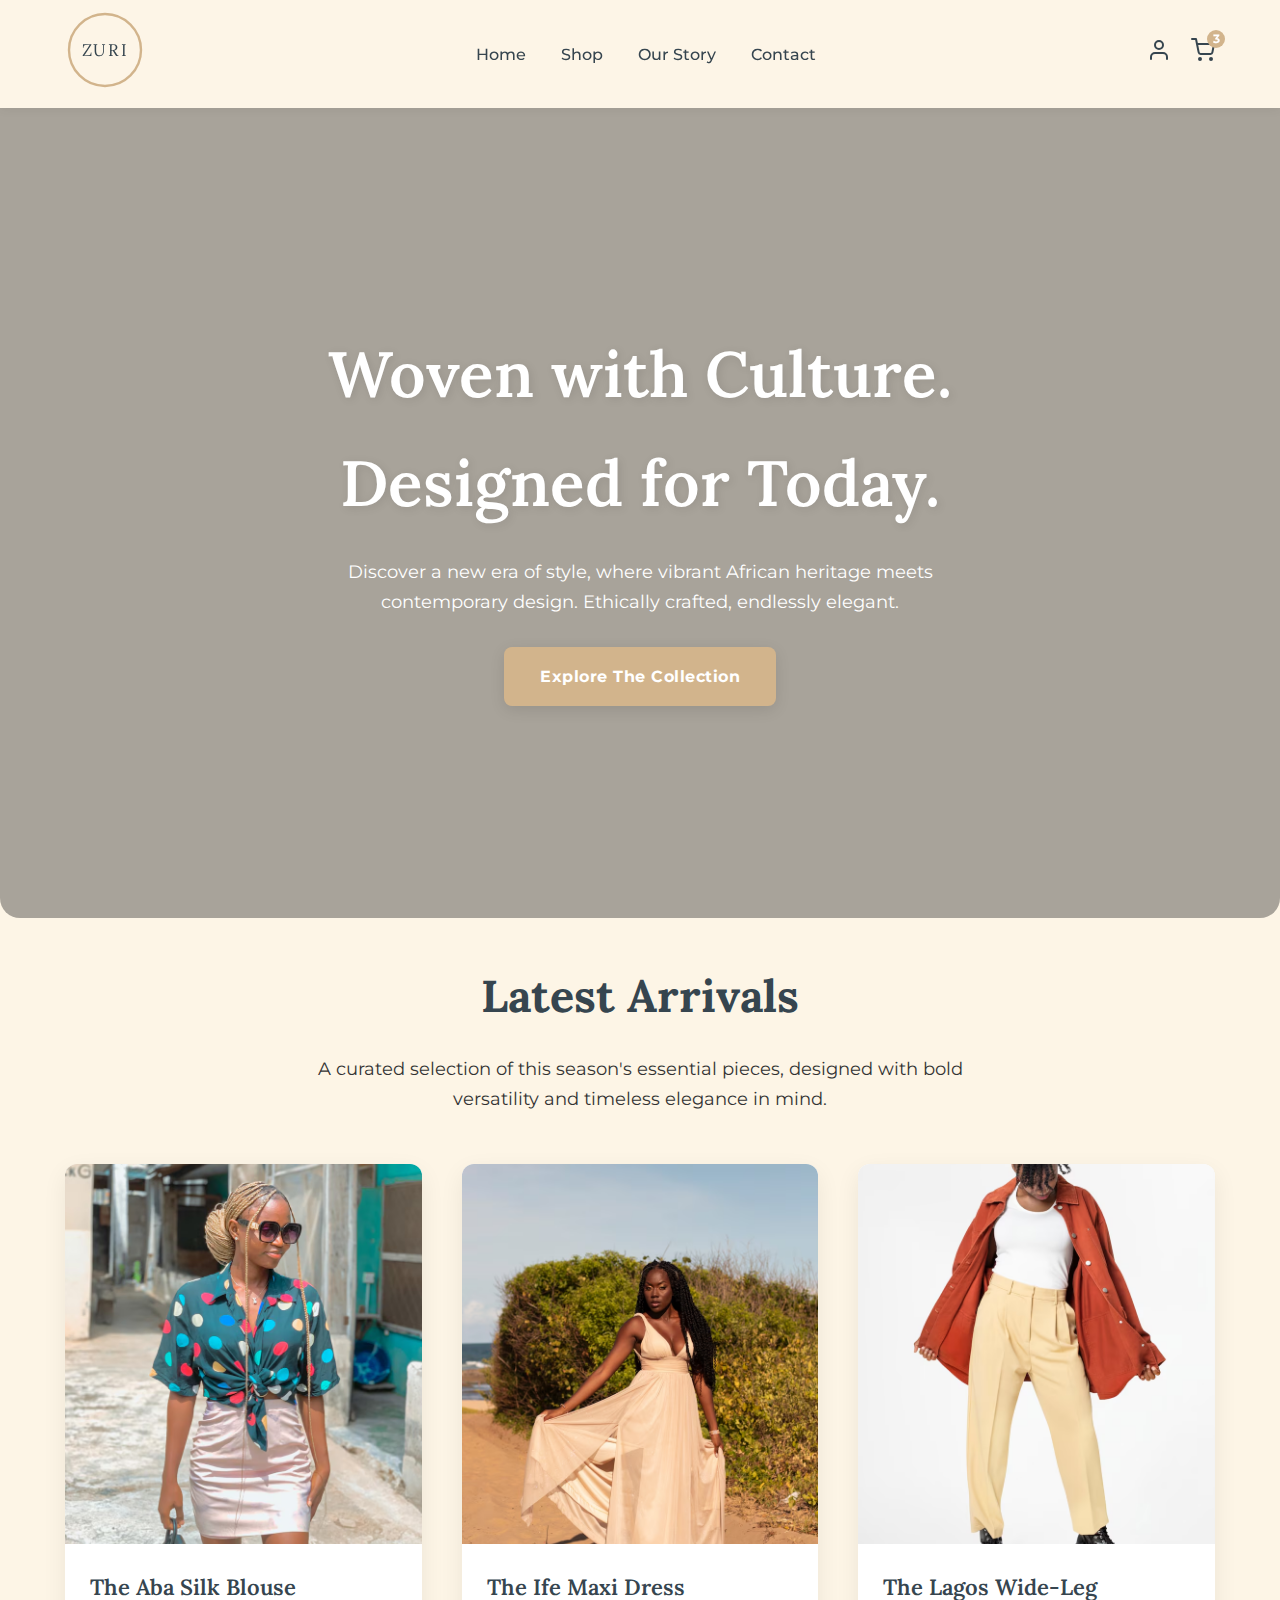
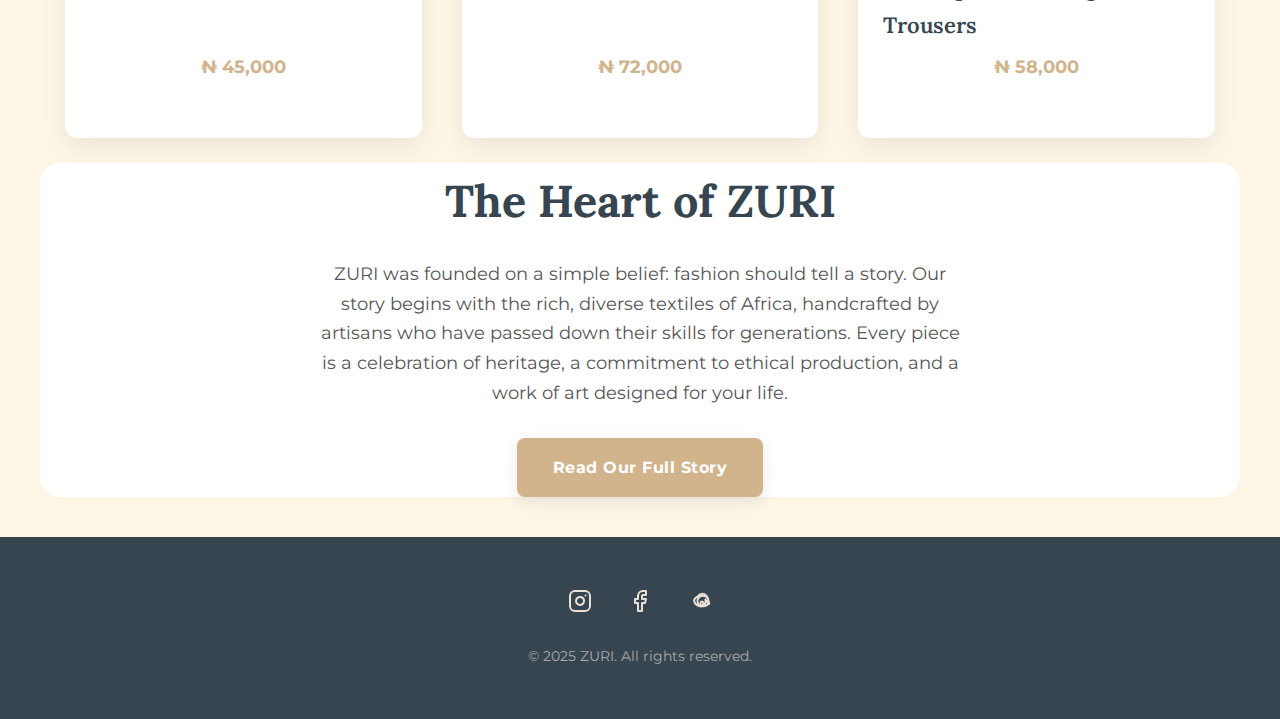
<file: index.html>
<!DOCTYPE html>
<html lang="en">
<head>
  <meta charset="UTF-8">
  <meta name="viewport" content="width=device-width, initial-scale=1.0">
  <meta name="description" content="ZURI - A modern fashion brand blending vibrant African prints with contemporary silhouettes. Ethically crafted, endlessly elegant.">
  <meta name="keywords" content="modern fashion, african print, ethical fashion, sustainable style, womenswear, ZURI">
  <meta name="author" content="ZURI Fashion">
  <title>ZURI - Woven with Culture. Designed for Today.</title>
  <link rel="icon" href="logo.svg" type="image/svg+xml">
  <link href="https://fonts.googleapis.com/css2?family=Lora:wght@400;600&family=Montserrat:wght@400;500;700&display=swap" rel="stylesheet">
  <link rel="manifest" href="/manifest.json">
    <link rel="stylesheet" href="assets/css/style.css">
</head>
<body data-page="home">

  
    <nav>
        <div class="nav-container container">
            <div class="logo">
                <svg xmlns="http://www.w3.org/2000/svg" viewBox="0 0 200 200" width="80" height="80">
                    <circle cx="100" cy="100" r="90" stroke="#D2B48C" stroke-width="6" fill="none"/>
                    <text x="100" y="115" text-anchor="middle" font-family="Lora, serif" font-size="42" fill="#36454F" letter-spacing="4">ZURI</text>
                </svg>
            </div>
            
            <ul class="nav-menu">
                <li><a href="index.html" class="nav-link">Home</a></li>
                <li><a href="shop.html" class="nav-link">Shop</a></li>
                <li><a href="our-story.html" class="nav-link">Our Story</a></li>
                <li><a href="contact.html" class="nav-link">Contact</a></li>
            </ul>
            
            <div class="nav-icons">
                <a href="login.html" aria-label="Login">
                    <svg xmlns="http://www.w3.org/2000/svg" width="24" height="24" viewBox="0 0 24 24" fill="none" stroke="currentColor" stroke-width="2" stroke-linecap="round" stroke-linejoin="round"><path d="M20 21v-2a4 4 0 0 0-4-4H8a4 4 0 0 0-4 4v2"></path><circle cx="12" cy="7" r="4"></circle></svg>
                </a>
                <a href="cart.html" class="cart-icon" aria-label="Shopping Cart">
                    <svg xmlns="http://www.w3.org/2000/svg" width="24" height="24" viewBox="0 0 24 24" fill="none" stroke="currentColor" stroke-width="2" stroke-linecap="round" stroke-linejoin="round"><circle cx="9" cy="21" r="1"></circle><circle cx="20" cy="21" r="1"></circle><path d="M1 1h4l2.68 13.39a2 2 0 0 0 2 1.61h9.72a2 2 0 0 0 2-1.61L23 6H6"></path></svg>
                    <span class="cart-count">3</span>
                </a>
            </div>

            <button class="menu-toggle" aria-label="Toggle navigation" aria-expanded="false">
                <svg xmlns="http://www.w3.org/2000/svg" width="28" height="28" viewBox="0 0 24 24" fill="none" stroke="currentColor" stroke-width="2" stroke-linecap="round" stroke-linejoin="round"><line x1="3" y1="12" x2="21" y2="12"></line><line x1="3" y1="6" x2="21" y2="6"></line><line x1="3" y1="18" x2="21" y2="18"></line></svg>
            </button>
        </div>
    </nav>

    
    <main>
        <!-- Hero Section -->
        <section id="home-hero">
            <h1>Woven with Culture.<br>Designed for Today.</h1>
            <p>Discover a new era of style, where vibrant African heritage meets contemporary design. Ethically crafted, endlessly elegant.</p>
            <a href="shop.html" class="cta-button">Explore The Collection</a>
        </section>

        
        <section id="featured-products" class="container">
            <h2>Latest Arrivals</h2>
            <p class="text-center">A curated selection of this season's essential pieces, designed with bold versatility and timeless elegance in mind.</p>
            <div class="product-grid">
                <!-- Product 1 -->
                <a href="product-detail.html" class="product-card">
                    <img src="assets/images/TheAbaSilkBlouse.avif" alt="The Aba Silk Blouse">
                    <div class="product-info">
                        <h3 class="product-title">The Aba Silk Blouse</h3>
                        <p class="product-price">₦ 45,000</p>
                    </div>
                </a>
                <!-- Product 2 -->
                <a href="product-detail.html" class="product-card">
                    <img src="assets/images/The Ife Maxi Dress.avif" alt="The Ife Maxi Dress">
                    <div class="product-info">
                        <h3 class="product-title">The Ife Maxi Dress</h3>
                        <p class="product-price">₦ 72,000</p>
                    </div>
                </a>
                <!-- Product 3 -->
                <a href="product-detail.html" class="product-card">
                    <img src="assets/images/The Lagos Wide-Leg Trousers.avif" alt="The Lagos Wide-Leg Trousers" >
                    <div class="product-info">
                        <h3 class="product-title">The Lagos Wide-Leg Trousers</h3>
                        <p class="product-price">₦ 58,000</p>
                    </div>
                </a>
            </div>
        </section>

        <!-- Our Story Excerpt Section -->
        <section id="our-story" class="container">
            <h2 class="text-center">The Heart of ZURI</h2>
            <p class="text-center">ZURI was founded on a simple belief: fashion should tell a story. Our story begins with the rich, diverse textiles of Africa, handcrafted by artisans who have passed down their skills for generations. Every piece is a celebration of heritage, a commitment to ethical production, and a work of art designed for your life.</p>
            <div class="text-center">
                <a href="our-story.html" class="cta-button">Read Our Full Story</a>
            </div>
        </section>
    </main>
    
    
    <footer>
        <div class="social-links">
            <a href="https://www.instagram.com/bearcoddy/" aria-label="Instagram">
                <svg xmlns="http://www.w3.org/2000/svg" width="24" height="24" viewBox="0 0 24 24" fill="none" stroke="currentColor" stroke-width="2" stroke-linecap="round" stroke-linejoin="round"><rect x="2" y="2" width="20" height="20" rx="5" ry="5"></rect><path d="M16 11.37A4 4 0 1 1 12.63 8 4 4 0 0 1 16 11.37z"></path><line x1="17.5" y1="6.5" x2="17.51" y2="6.5"></line></svg>
            </a>
            <a href="#" aria-label="Facebook">
                <svg xmlns="http://www.w3.org/2000/svg" width="24" height="24" viewBox="0 0 24 24" fill="none" stroke="currentColor" stroke-width="2" stroke-linecap="round" stroke-linejoin="round"><path d="M18 2h-3a5 5 0 0 0-5 5v3H7v4h3v8h4v-8h3l1-4h-4V7a1 1 0 0 1 1-1h3z"></path></svg>
            </a>
            <a href="#" aria-label="Pinterest">
                <svg xmlns="http://www.w3.org/2000/svg" width="24" height="24" viewBox="0 0 24 24" fill="none" stroke="currentColor" stroke-width="2" stroke-linecap="round" stroke-linejoin="round"><path d="M21.2 15c-.2-1.2-.5-2.5-.8-3.8a6.3 6.3 0 0 0-1-2.4c-1-1.3-2.5-2-4-2-2.5 0-4.5 1-5.5 3-.5 1-.5 2.5-.2 4 .3 1.5 1.5 3 3 3 1 0 2-.5 2.5-1.5.5-1 .2-2-.5-2.5-.8-.5-1.5-.2-2 .5s-.5 1.5.2 2.5c.8 1 2 1.5 3 1.5s2.5-.5 3.5-1.5c1-1 1-2.5 1-4a7.8 7.8 0 0 0-1.5-4.5c-1-1.5-2.5-2.5-4.5-2.5s-3.5 1-4.5 2.5C6.3 9 6 10.5 6.2 12c.2 1.5 1 3 2.5 4s3 1.5 4.5 1.5c1.5 0 3-1 4-2.5.5-1.5.5-3 .2-4.5z"></path></svg>
            </a>
        </div>
        <p>&copy; 2025 ZURI. All rights reserved.</p>
    </footer>

    <!-- Go To Top Button -->
    <a href="#" class="go-to-top" aria-label="Return to the top of the page" title="Go to top">
        <svg xmlns="http://www.w3.org/2000/svg" width="24" height="24" viewBox="0 0 24 24" fill="none" stroke="currentColor" stroke-width="2" stroke-linecap="round" stroke-linejoin="round"><polyline points="18 15 12 9 6 15"></polyline></svg>
    </a>

    <script src="assets/js/main.js"></script>
</body>
</html>
</file>
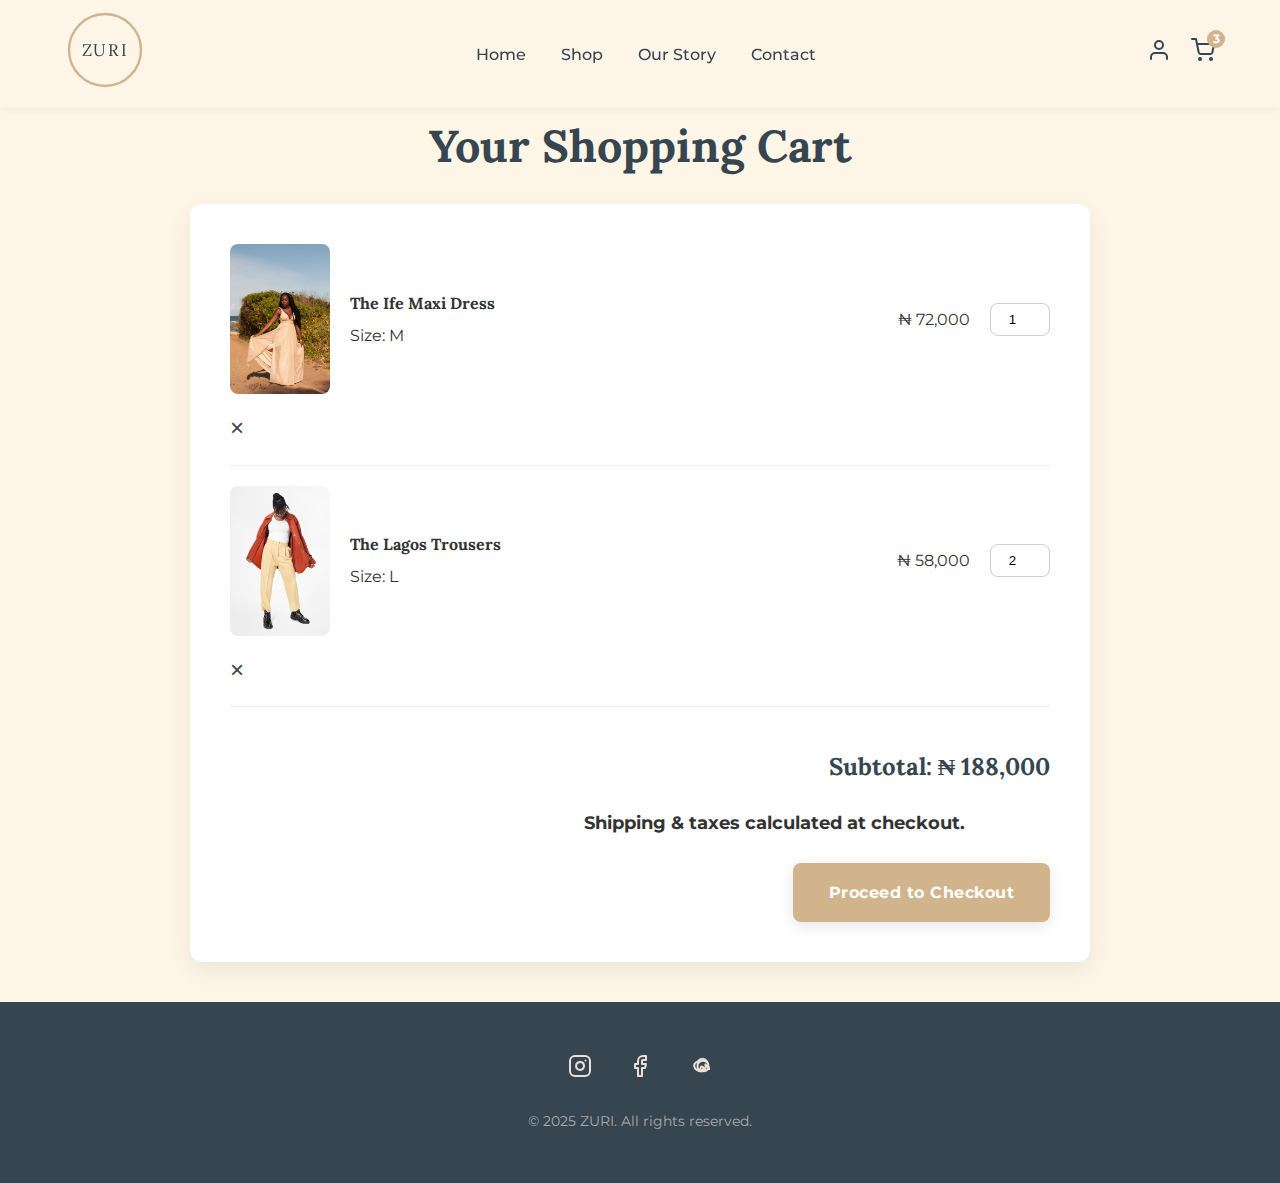
<file: cart.html>
<!DOCTYPE html>
<html lang="en">
<head>
    <meta charset="UTF-8">
    <meta name="viewport" content="width=device-width, initial-scale=1.0">
    <meta name="description" content="ZURI - Shopping Cart - Review your selected items">
    <meta name="keywords" content="shopping cart, ZURI fashion, checkout">
    <meta name="author" content="ZURI Fashion">
    <title>Shopping Cart - ZURI</title>
     <link rel="icon" href="logo.svg" type="image/svg+xml">
    <link rel="icon" href="https://raw.githubusercontent.com/Okaozis/Zuri-Website-Recreation/main/img/logo.svg" type="image/svg+xml">
    <link href="https://fonts.googleapis.com/css2?family=Lora:wght@400;600&family=Montserrat:wght@400;500;700&display=swap" rel="stylesheet">
    <link rel="stylesheet" href="assets/css/style.css">
</head>
<body data-page="cart">

    
    <nav>
        <div class="nav-container container">
            <div class="logo">
                <svg xmlns="http://www.w3.org/2000/svg" viewBox="0 0 200 200" width="80" height="80">
                    <circle cx="100" cy="100" r="90" stroke="#D2B48C" stroke-width="6" fill="none"/>
                    <text x="100" y="115" text-anchor="middle" font-family="Lora, serif" font-size="42" fill="#36454F" letter-spacing="4">ZURI</text>
                </svg>
            </div>
            
            <ul class="nav-menu">
                <li><a href="index.html" class="nav-link">Home</a></li>
                <li><a href="shop.html" class="nav-link">Shop</a></li>
                <li><a href="our-story.html" class="nav-link">Our Story</a></li>
                <li><a href="contact.html" class="nav-link">Contact</a></li>
            </ul>
            
            <div class="nav-icons">
                 <a href="login.html" aria-label="Login">
                    <svg xmlns="http://www.w3.org/2000/svg" width="24" height="24" viewBox="0 0 24 24" fill="none" stroke="currentColor" stroke-width="2" stroke-linecap="round" stroke-linejoin="round"><path d="M20 21v-2a4 4 0 0 0-4-4H8a4 4 0 0 0-4 4v2"></path><circle cx="12" cy="7" r="4"></circle></svg>
                </a>
                <a href="cart.html" class="cart-icon" aria-label="Shopping Cart">
                    <svg xmlns="http://www.w3.org/2000/svg" width="24" height="24" viewBox="0 0 24 24" fill="none" stroke="currentColor" stroke-width="2" stroke-linecap="round" stroke-linejoin="round"><circle cx="9" cy="21" r="1"></circle><circle cx="20" cy="21" r="1"></circle><path d="M1 1h4l2.68 13.39a2 2 0 0 0 2 1.61h9.72a2 2 0 0 0 2-1.61L23 6H6"></path></svg>
                    <span class="cart-count">3</span>
                </a>
            </div>

            <button class="menu-toggle" aria-label="Toggle navigation" aria-expanded="false">
                <svg xmlns="http://www.w3.org/2000/svg" width="28" height="28" viewBox="0 0 24 24" fill="none" stroke="currentColor" stroke-width="2" stroke-linecap="round" stroke-linejoin="round"><line x1="3" y1="12" x2="21" y2="12"></line><line x1="3" y1="6" x2="21" y2="6"></line><line x1="3" y1="18" x2="21" y2="18"></line></svg>
            </button>
        </div>
    </nav>

    
    <main>
        <div class="container">
            <h2>Your Shopping Cart</h2>
            <div class="cart-container">
                <!-- Cart Item 1 -->
                <div class="cart-item">
                    <img src="assets/images/The Ife Maxi Dress.avif" alt="The Ife Maxi Dress">
                    <div class="cart-item-info">
                        <h4>The Ife Maxi Dress</h4>
                        <span>Size: M</span>
                    </div>
                    <div class="cart-item-price">₦ 72,000</div>
                    <div class="cart-item-quantity">
                        <input type="number" value="1" min="1">
                    </div>
                     <div class="cart-item-remove">
                        <button title="Remove item">&times;</button>
                    </div>
                </div>
                 <!-- Cart Item 2 -->
                <div class="cart-item">
                    <img src="assets/images/The Lagos Wide-Leg Trousers.avif" alt="The Lagos Wide-Leg Trousers">
                    <div class="cart-item-info">
                        <h4>The Lagos Trousers</h4>
                        <span>Size: L</span>
                    </div>
                     <div class="cart-item-price">₦ 58,000</div>
                    <div class="cart-item-quantity">
                        <input type="number" value="2" min="1">
                    </div>
                    <div class="cart-item-remove">
                        <button title="Remove item">&times;</button>
                    </div>
                </div>

                <div class="cart-summary">
                    <h3>Subtotal: <span class="total-price">₦ 188,000</span></h3>
                    <p>Shipping & taxes calculated at checkout.</p>
                    <a href="checkout.html" class="cta-button">Proceed to Checkout</a>
                </div>
              
            </div>
        </div>
    </main>
    
   
    <footer>
        <div class="social-links">
            <a href="#" aria-label="Instagram">
                <svg xmlns="http://www.w3.org/2000/svg" width="24" height="24" viewBox="0 0 24 24" fill="none" stroke="currentColor" stroke-width="2" stroke-linecap="round" stroke-linejoin="round"><rect x="2" y="2" width="20" height="20" rx="5" ry="5"></rect><path d="M16 11.37A4 4 0 1 1 12.63 8 4 4 0 0 1 16 11.37z"></path><line x1="17.5" y1="6.5" x2="17.51" y2="6.5"></line></svg>
            </a>
            <a href="#" aria-label="Facebook">
                <svg xmlns="http://www.w3.org/2000/svg" width="24" height="24" viewBox="0 0 24 24" fill="none" stroke="currentColor" stroke-width="2" stroke-linecap="round" stroke-linejoin="round"><path d="M18 2h-3a5 5 0 0 0-5 5v3H7v4h3v8h4v-8h3l1-4h-4V7a1 1 0 0 1 1-1h3z"></path></svg>
            </a>
            <a href="#" aria-label="Pinterest">
                <svg xmlns="http://www.w3.org/2000/svg" width="24" height="24" viewBox="0 0 24 24" fill="none" stroke="currentColor" stroke-width="2" stroke-linecap="round" stroke-linejoin="round"><path d="M21.2 15c-.2-1.2-.5-2.5-.8-3.8a6.3 6.3 0 0 0-1-2.4c-1-1.3-2.5-2-4-2-2.5 0-4.5 1-5.5 3-.5 1-.5 2.5-.2 4 .3 1.5 1.5 3 3 3 1 0 2-.5 2.5-1.5.5-1 .2-2-.5-2.5-.8-.5-1.5-.2-2 .5s-.5 1.5.2 2.5c.8 1 2 1.5 3 1.5s2.5-.5 3.5-1.5c1-1 1-2.5 1-4a7.8 7.8 0 0 0-1.5-4.5c-1-1.5-2.5-2.5-4.5-2.5s-3.5 1-4.5 2.5C6.3 9 6 10.5 6.2 12c.2 1.5 1 3 2.5 4s3 1.5 4.5 1.5c1.5 0 3-1 4-2.5.5-1.5.5-3 .2-4.5z"></path></svg>
            </a>
        </div>
        <p>&copy; 2025 ZURI. All rights reserved.</p>
    </footer>

    <!-- Go To Top Button -->
    <a href="#" class="go-to-top" aria-label="Return to the top of the page" title="Go to top">
        <svg xmlns="http://www.w3.org/2000/svg" width="24" height="24" viewBox="0 0 24 24" fill="none" stroke="currentColor" stroke-width="2" stroke-linecap="round" stroke-linejoin="round"><polyline points="18 15 12 9 6 15"></polyline></svg>
    </a>

   
    <script src="assets/js/main.js"></script>
</body>
</html>
</file>
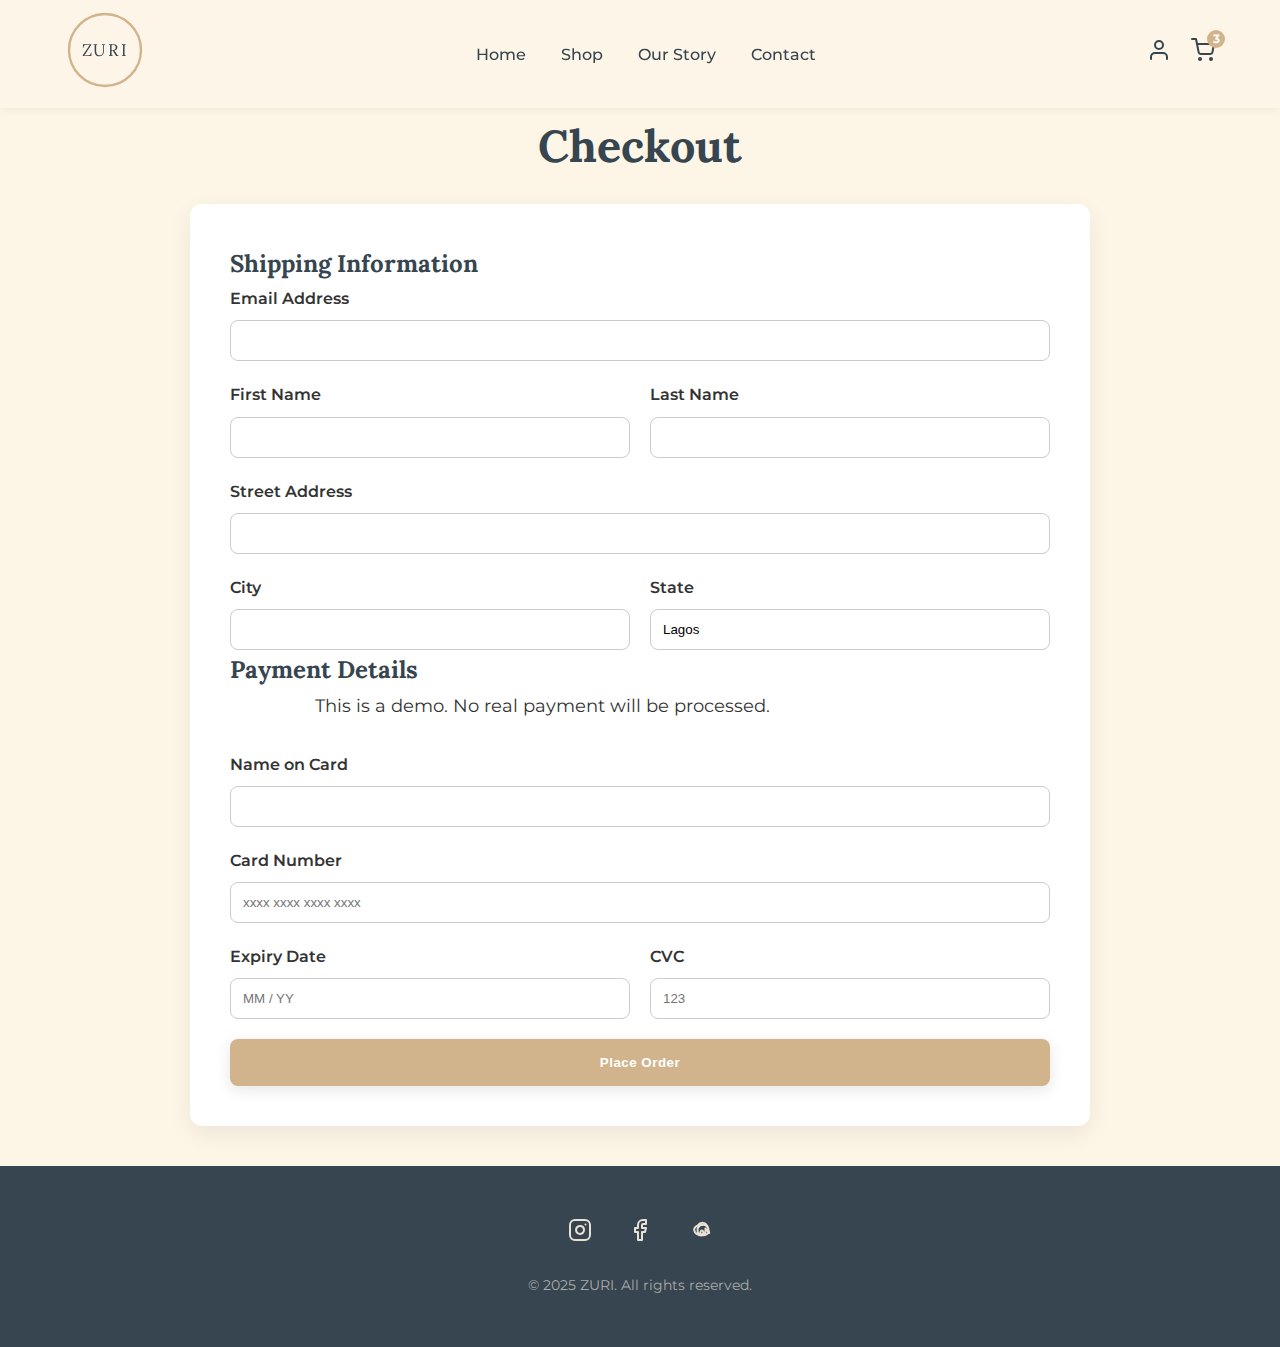
<file: checkout.html>
<!DOCTYPE html>
<html lang="en">
<head>
    <meta charset="UTF-8">
    <meta name="viewport" content="width=device-width, initial-scale=1.0">
    <meta name="description" content="ZURI - Complete your purchase securely with our streamlined checkout process.">
    <meta name="keywords" content="checkout, secure payment, ZURI fashion, online shopping">
    <meta name="author" content="ZURI Fashion">
    <title>Checkout - ZURI Fashion</title>
     <link rel="icon" href="logo.svg" type="image/svg+xml">
    <link rel="icon" href="https://raw.githubusercontent.com/Okaozis/Zuri-Website-Recreation/main/img/logo.svg" type="image/svg+xml">
    <link href="https://fonts.googleapis.com/css2?family=Lora:wght@400;600&family=Montserrat:wght@400;500;700&display=swap" rel="stylesheet">
    <link rel="stylesheet" href="assets/css/style.css">
</head>
<body data-page="checkout">

    
    <nav>
        <div class="nav-container container">
          <div class="logo">
                <svg xmlns="http://www.w3.org/2000/svg" viewBox="0 0 200 200" width="80" height="80">
                    <circle cx="100" cy="100" r="90" stroke="#D2B48C" stroke-width="6" fill="none"/>
                    <text x="100" y="115" text-anchor="middle" font-family="Lora, serif" font-size="42" fill="#36454F" letter-spacing="4">ZURI</text>
                </svg>
            </div>
            <ul class="nav-menu">
                <li><a href="index.html" class="nav-link">Home</a></li>
                <li><a href="shop.html" class="nav-link">Shop</a></li>
                <li><a href="our-story.html" class="nav-link">Our Story</a></li>
                <li><a href="contact.html" class="nav-link">Contact</a></li>
            </ul>
            
            <div class="nav-icons">
                 <a href="login.html" aria-label="Login">
                    <svg xmlns="http://www.w3.org/2000/svg" width="24" height="24" viewBox="0 0 24 24" fill="none" stroke="currentColor" stroke-width="2" stroke-linecap="round" stroke-linejoin="round"><path d="M20 21v-2a4 4 0 0 0-4-4H8a4 4 0 0 0-4 4v2"></path><circle cx="12" cy="7" r="4"></circle></svg>
                </a>
                <a href="cart.html" class="cart-icon" aria-label="Shopping Cart">
                    <svg xmlns="http://www.w3.org/2000/svg" width="24" height="24" viewBox="0 0 24 24" fill="none" stroke="currentColor" stroke-width="2" stroke-linecap="round" stroke-linejoin="round"><circle cx="9" cy="21" r="1"></circle><circle cx="20" cy="21" r="1"></circle><path d="M1 1h4l2.68 13.39a2 2 0 0 0 2 1.61h9.72a2 2 0 0 0 2-1.61L23 6H6"></path></svg>
                    <span class="cart-count">3</span>
                </a>
            </div>

            <button class="menu-toggle" aria-label="Toggle navigation" aria-expanded="false">
                <svg xmlns="http://www.w3.org/2000/svg" width="28" height="28" viewBox="0 0 24 24" fill="none" stroke="currentColor" stroke-width="2" stroke-linecap="round" stroke-linejoin="round"><line x1="3" y1="12" x2="21" y2="12"></line><line x1="3" y1="6" x2="21" y2="6"></line><line x1="3" y1="18" x2="21" y2="18"></line></svg>
            </button>
        </div>
    </nav>

    
    <main>
        <div class="container">
            <h2>Checkout</h2>
            <div class="checkout-container">
                <form class="checkout-form">
                    <div class="form-section">
                        <h3>Shipping Information</h3>
                        <div class="form-grid">
                             <div class="form-group full-width">
                                <label for="email">Email Address</label>
                                <input type="email" id="email" required>
                            </div>
                            <div class="form-group">
                                <label for="first-name">First Name</label>
                                <input type="text" id="first-name" required>
                            </div>
                            <div class="form-group">
                                <label for="last-name">Last Name</label>
                                <input type="text" id="last-name" required>
                            </div>
                            <div class="form-group full-width">
                                <label for="address">Street Address</label>
                                <input type="text" id="address" required>
                            </div>
                            <div class="form-group">
                                <label for="city">City</label>
                                <input type="text" id="city" required>
                            </div>
                             <div class="form-group">
                                <label for="state">State</label>
                                <input type="text" id="state" value="Lagos" required>
                            </div>
                        </div>
                    </div>
                     <div class="form-section">
                        <h3>Payment Details</h3>
                        <p>This is a demo. No real payment will be processed.</p>
                        <!-- In a real app, this would be a korapay/Paystack element -->
                         <div class="form-grid">
                             <div class="form-group full-width">
                                <label for="card-name">Name on Card</label>
                                <input type="text" id="card-name" required>
                            </div>
                             <div class="form-group full-width">
                                <label for="card-number">Card Number</label>
                                <input type="text" id="card-number" placeholder="xxxx xxxx xxxx xxxx" required>
                            </div>
                             <div class="form-group">
                                <label for="expiry">Expiry Date</label>
                                <input type="text" id="expiry" placeholder="MM / YY" required>
                            </div>
                            <div class="form-group">
                                <label for="cvc">CVC</label>
                                <input type="text" id="cvc" placeholder="123" required>
                            </div>
                        </div>
                    </div>
                    <button type="submit" class="cta-button">Place Order</button>
                </form>
            </div>
        </div>
    </main>
    
    
    <footer>
        <div class="social-links">
            <a href="https://www.instagram.com/bearcoddy/" aria-label="Instagram">
                <svg xmlns="http://www.w3.org/2000/svg" width="24" height="24" viewBox="0 0 24 24" fill="none" stroke="currentColor" stroke-width="2" stroke-linecap="round" stroke-linejoin="round"><rect x="2" y="2" width="20" height="20" rx="5" ry="5"></rect><path d="M16 11.37A4 4 0 1 1 12.63 8 4 4 0 0 1 16 11.37z"></path><line x1="17.5" y1="6.5" x2="17.51" y2="6.5"></line></svg>
            </a>
            <a href="#" aria-label="Facebook">
                <svg xmlns="http://www.w3.org/2000/svg" width="24" height="24" viewBox="0 0 24 24" fill="none" stroke="currentColor" stroke-width="2" stroke-linecap="round" stroke-linejoin="round"><path d="M18 2h-3a5 5 0 0 0-5 5v3H7v4h3v8h4v-8h3l1-4h-4V7a1 1 0 0 1 1-1h3z"></path></svg>
            </a>
            <a href="#" aria-label="Pinterest">
                <svg xmlns="http://www.w3.org/2000/svg" width="24" height="24" viewBox="0 0 24 24" fill="none" stroke="currentColor" stroke-width="2" stroke-linecap="round" stroke-linejoin="round"><path d="M21.2 15c-.2-1.2-.5-2.5-.8-3.8a6.3 6.3 0 0 0-1-2.4c-1-1.3-2.5-2-4-2-2.5 0-4.5 1-5.5 3-.5 1-.5 2.5-.2 4 .3 1.5 1.5 3 3 3 1 0 2-.5 2.5-1.5.5-1 .2-2-.5-2.5-.8-.5-1.5-.2-2 .5s-.5 1.5.2 2.5c.8 1 2 1.5 3 1.5s2.5-.5 3.5-1.5c1-1 1-2.5 1-4a7.8 7.8 0 0 0-1.5-4.5c-1-1.5-2.5-2.5-4.5-2.5s-3.5 1-4.5 2.5C6.3 9 6 10.5 6.2 12c.2 1.5 1 3 2.5 4s3 1.5 4.5 1.5c1.5 0 3-1 4-2.5.5-1.5.5-3 .2-4.5z"></path></svg>
            </a>
        </div>
        <p>&copy; 2025 ZURI. All rights reserved.</p>
    </footer>

    <!-- Go To Top Button -->
    <a href="#" class="go-to-top" aria-label="Return to the top of the page" title="Go to top">
        <svg xmlns="http://www.w3.org/2000/svg" width="24" height="24" viewBox="0 0 24 24" fill="none" stroke="currentColor" stroke-width="2" stroke-linecap="round" stroke-linejoin="round"><polyline points="18 15 12 9 6 15"></polyline></svg>
    </a>


    <script src="assets/js/main.js"></script>
</body>
</html>
</file>
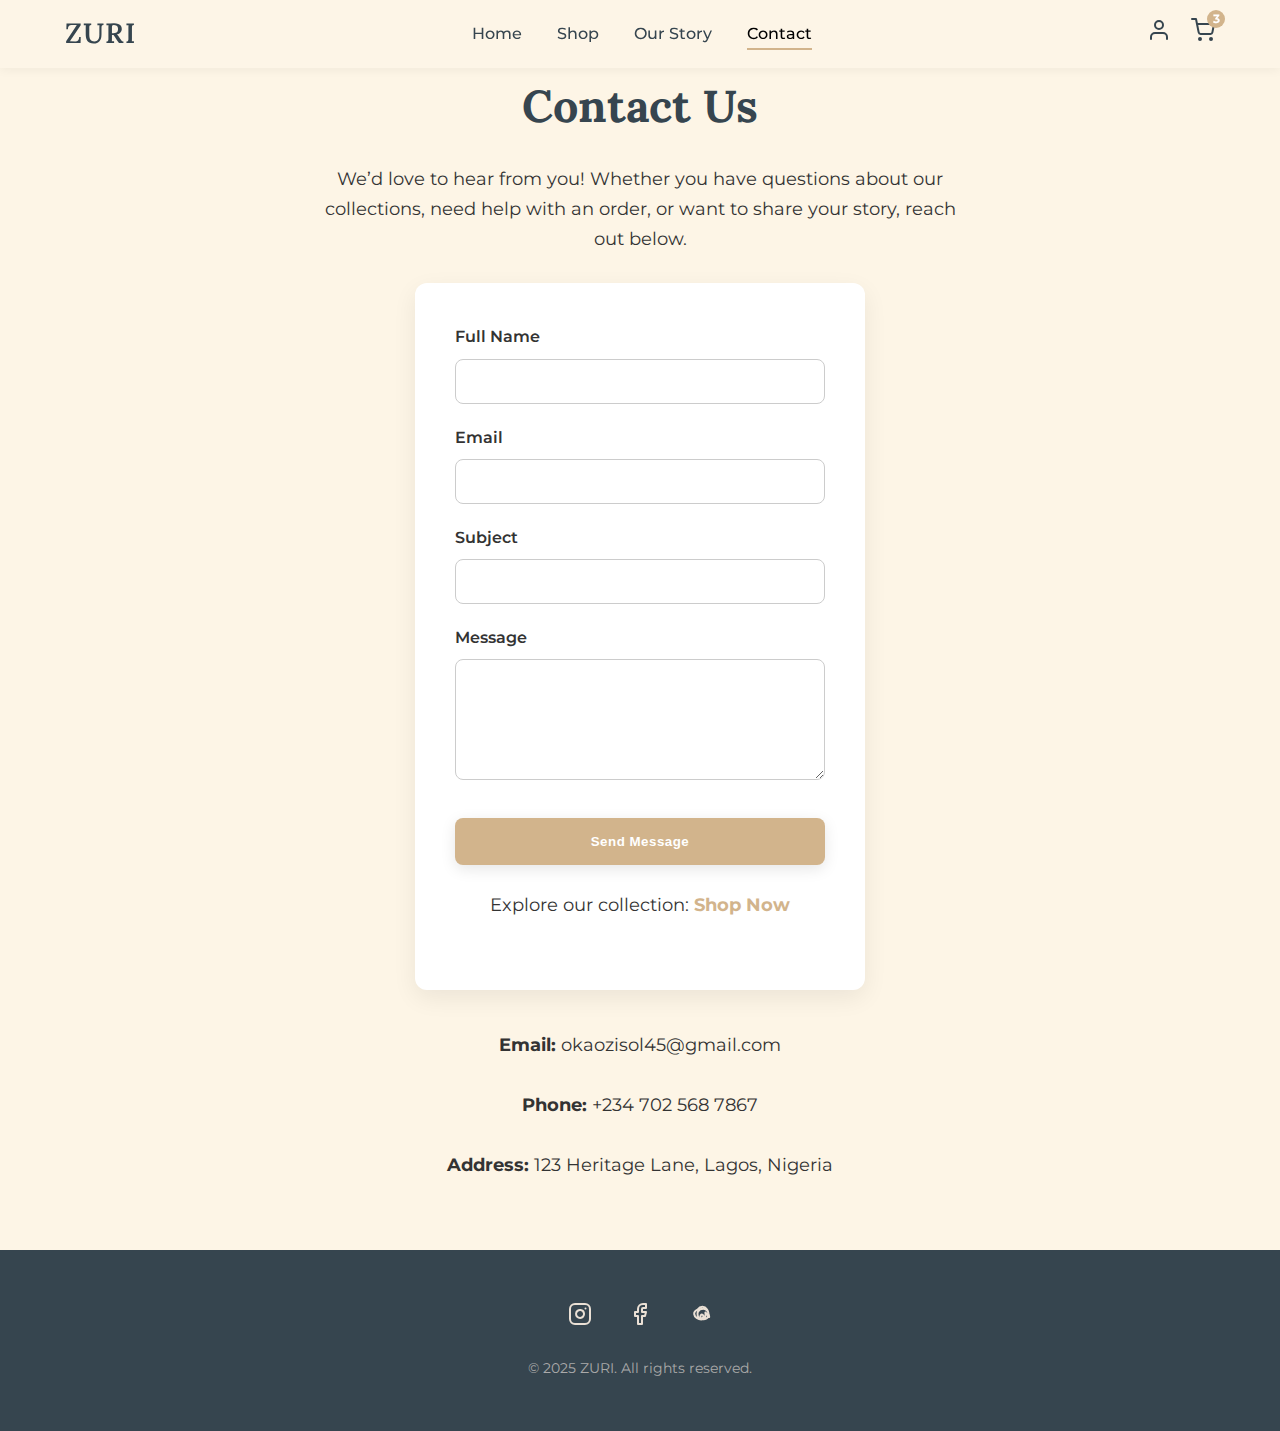
<file: contact.html>
<!DOCTYPE html>
<html lang="en">
<head>
    <meta charset="UTF-8">
    <meta name="viewport" content="width=device-width, initial-scale=1.0">
    <meta name="description" content="ZURI - Contact us to learn more about our modern fashion brand blending vibrant African prints with contemporary silhouettes.">
    <meta name="keywords" content="modern fashion, african print, ethical fashion, sustainable style, womenswear, ZURI, contact">
    <meta name="author" content="ZURI Fashion">
    <title>ZURI - Contact Us</title>
    <link rel="icon" href="assets/images/logo.svg" type="image/svg+xml">
    <link href="https://fonts.googleapis.com/css2?family=Lora:wght@400;600&family=Montserrat:wght@400;500;700&display=swap" rel="stylesheet">
    <link rel="stylesheet" href="assets/css/style.css">
</head>
<body data-page="contact">
    
    <nav>
        <div class="nav-container container">
            <div class="logo">
                <a href="index.html">ZURI</a>
            </div>
            <ul class="nav-menu">
                <li><a href="index.html" class="nav-link">Home</a></li>
                <li><a href="shop.html" class="nav-link">Shop</a></li>
                <li><a href="our-story.html" class="nav-link">Our Story</a></li>
                <li><a href="contact.html" class="nav-link">Contact</a></li>
            </ul>
            <div class="nav-icons">
                <a href="login.html" aria-label="Login">
                    <svg xmlns="http://www.w3.org/2000/svg" width="24" height="24" viewBox="0 0 24 24" fill="none" stroke="currentColor" stroke-width="2" stroke-linecap="round" stroke-linejoin="round"><path d="M20 21v-2a4 4 0 0 0-4-4H8a4 4 0 0 0-4 4v2"></path><circle cx="12" cy="7" r="4"></circle></svg>
                </a>
                <a href="cart.html" class="cart-icon" aria-label="Shopping Cart">
                    <svg xmlns="http://www.w3.org/2000/svg" width="24" height="24" viewBox="0 0 24 24" fill="none" stroke="currentColor" stroke-width="2" stroke-linecap="round" stroke-linejoin="round"><circle cx="9" cy="21" r="1"></circle><circle cx="20" cy="21" r="1"></circle><path d="M1 1h4l2.68 13.39a2 2 0 0 0 2 1.61h9.72a2 2 0 0 0 2-1.61L23 6H6"></path></svg>
                    <span class="cart-count">3</span>
                </a>
            </div>
            <button class="menu-toggle" aria-label="Toggle navigation" aria-expanded="false">
                <svg xmlns="http://www.w3.org/2000/svg" width="28" height="28" viewBox="0 0 24 24" fill="none" stroke="currentColor" stroke-width="2" stroke-linecap="round" stroke-linejoin="round"><line x1="3" y1="12" x2="21" y2="12"></line><line x1="3" y1="6" x2="21" y2="6"></line><line x1="3" y1="18" x2="21" y2="18"></line></svg>
            </button>
        </div>
    </nav>

    
    <main>
        <div class="container">
            <h2>Contact Us</h2>
            <p class="text-center">We’d love to hear from you! Whether you have questions about our collections, need help with an order, or want to share your story, reach out below.</p>
            <div class="auth-container">
                <form class="auth-form">
                    <div class="form-group">
                        <label for="name">Full Name</label>
                        <input type="text" id="name" required>
                    </div>
                    <div class="form-group">
                        <label for="email">Email</label>
                        <input type="email" id="email" required>
                    </div>
                    <div class="form-group">
                        <label for="subject">Subject</label>
                        <input type="text" id="subject" required>
                    </div>
                    <div class="form-group">
                        <label for="message">Message</label>
                        <textarea id="message" rows="5" required></textarea>
                    </div>
                    <button type="submit" class="cta-button">Send Message</button>
                </form>
                <div class="auth-switch text-center">
                    <p>Explore our collection: <a href="shop.html">Shop Now</a></p>
                </div>
            </div>
            <div class="text-center" style="margin-top: 40px;">
                <p><strong>Email:</strong> okaozisol45@gmail.com</p>
                <p><strong>Phone:</strong> +234 702 568 7867</p>
                <p><strong>Address:</strong> 123 Heritage Lane, Lagos, Nigeria</p>
            </div>
        </div>
    </main>

    
    <footer>
        <div class="social-links">
            <a href="https://www.instagram.com/bearcoddy/" aria-label="Instagram">
                <svg xmlns="http://www.w3.org/2000/svg" width="24" height="24" viewBox="0 0 24 24" fill="none" stroke="currentColor" stroke-width="2" stroke-linecap="round" stroke-linejoin="round"><rect x="2" y="2" width="20" height="20" rx="5" ry="5"></rect><path d="M16 11.37A4 4 0 1 1 12.63 8 4 4 0 0 1 16 11.37z"></path><line x1="17.5" y1="6.5" x2="17.51" y2="6.5"></line></svg>
            </a>
            <a href="#" aria-label="Facebook">
                <svg xmlns="http://www.w3.org/2000/svg" width="24" height="24" viewBox="0 0 24 24" fill="none" stroke="currentColor" stroke-width="2" stroke-linecap="round" stroke-linejoin="round"><path d="M18 2h-3a5 5 0 0 0-5 5v3H7v4h3v8h4v-8h3l1-4h-4V7a1 1 0 0 1 1-1h3z"></path></svg>
            </a>
            <a href="#" aria-label="Pinterest">
                <svg xmlns="http://www.w3.org/2000/svg" width="24" height="24" viewBox="0 0 24 24" fill="none" stroke="currentColor" stroke-width="2" stroke-linecap="round" stroke-linejoin="round"><path d="M21.2 15c-.2-1.2-.5-2.5-.8-3.8a6.3 6.3 0 0 0-1-2.4c-1-1.3-2.5-2-4-2-2.5 0-4.5 1-5.5 3-.5 1-.5 2.5-.2 4 .3 1.5 1.5 3 3 3 1 0 2-.5 2.5-1.5.5-1 .2-2-.5-2.5-.8-.5-1.5-.2-2 .5s-.5 1.5 .2 2.5c.8 1 2 1.5 3 1.5s2.5-.5 3.5-1.5c1-1 1-2.5 1-4a7.8 7.8 0 0 0-1.5-4.5c-1-1.5-2.5-2.5-4.5-2.5s-3.5 1-4.5 2.5C6.3 9 6 10.5 6.2 12c.2 1.5 1 3 2.5 4s3 1.5 4.5 1.5c1.5 0 3-1 4-2.5.5-1.5.5-3 .2-4.5z"></path></svg>
            </a>
        </div>
        <p>© 2025 ZURI. All rights reserved.</p>
    </footer>

    <!-- Go to Top Button -->
    <a href="#" class="go-to-top" aria-label="Return to the top of the page" title="Go to top">
        <svg xmlns="http://www.w3.org/2000/svg" width="24" height="24" viewBox="0 0 24 24" fill="none" stroke="currentColor" stroke-width="2" stroke-linecap="round" stroke-linejoin="round"><polyline points="18 15 12 9 6 15"></polyline></svg>
    </a>

    <script src="assets/js/main.js"></script>
</body>
</html>
</file>
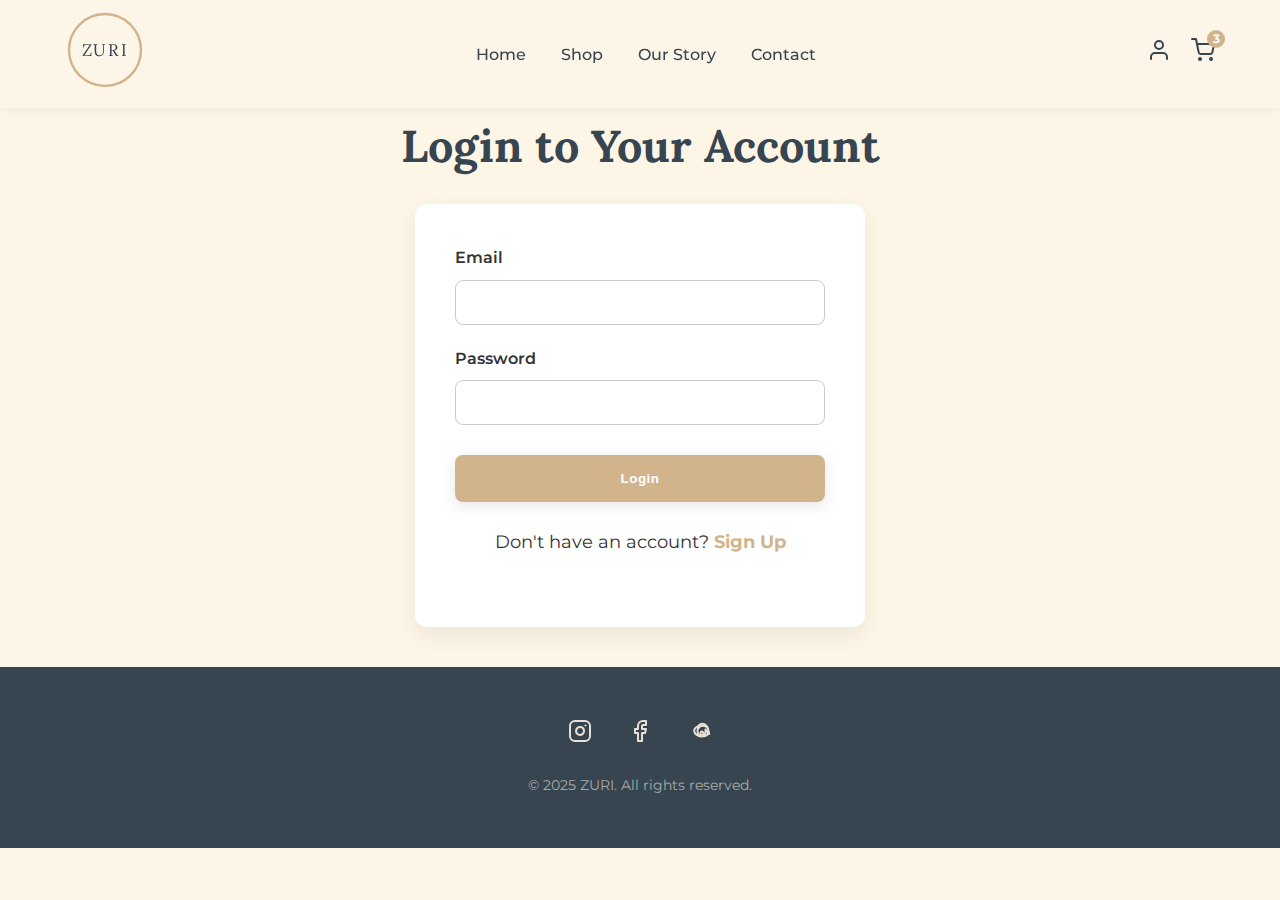
<file: login.html>
<!DOCTYPE html>
<html lang="en">
<head>
    <meta charset="UTF-8">
    <meta name="viewport" content="width=device-width, initial-scale=1.0">
    <meta name="description" content="ZURI - Login to your account to access exclusive collections and manage your orders.">
    <meta name="keywords" content="login, ZURI fashion, account access, user authentication">
    <meta name="author" content="ZURI Fashion">
    <title>Login - ZURI Fashion</title>
     <link rel="icon" href="logo.svg" type="image/svg+xml">
    <link rel="icon" href="https://raw.githubusercontent.com/Okaozis/Zuri-Website-Recreation/main/img/logo.svg" type="image/svg+xml">
    <link href="https://fonts.googleapis.com/css2?family=Lora:wght@400;600&family=Montserrat:wght@400;500;700&display=swap" rel="stylesheet">
    <link rel="stylesheet" href="assets/css/style.css">
</head>
<body data-page="login">

    
    <nav>
        <div class="nav-container container">
            <div class="logo">
                <svg xmlns="http://www.w3.org/2000/svg" viewBox="0 0 200 200" width="80" height="80">
                    <circle cx="100" cy="100" r="90" stroke="#D2B48C" stroke-width="6" fill="none"/>
                    <text x="100" y="115" text-anchor="middle" font-family="Lora, serif" font-size="42" fill="#36454F" letter-spacing="4">ZURI</text>
                </svg>
            </div>
            
            <ul class="nav-menu">
                <li><a href="index.html" class="nav-link">Home</a></li>
                <li><a href="shop.html" class="nav-link">Shop</a></li>
                <li><a href="our-story.html" class="nav-link">Our Story</a></li>
                <li><a href="contact.html" class="nav-link">Contact</a></li>
            </ul>
            
            <div class="nav-icons">
                 <a href="login.html" aria-label="Login">
                    <svg xmlns="http://www.w3.org/2000/svg" width="24" height="24" viewBox="0 0 24 24" fill="none" stroke="currentColor" stroke-width="2" stroke-linecap="round" stroke-linejoin="round"><path d="M20 21v-2a4 4 0 0 0-4-4H8a4 4 0 0 0-4 4v2"></path><circle cx="12" cy="7" r="4"></circle></svg>
                </a>
                <a href="cart.html" class="cart-icon" aria-label="Shopping Cart">
                    <svg xmlns="http://www.w3.org/2000/svg" width="24" height="24" viewBox="0 0 24 24" fill="none" stroke="currentColor" stroke-width="2" stroke-linecap="round" stroke-linejoin="round"><circle cx="9" cy="21" r="1"></circle><circle cx="20" cy="21" r="1"></circle><path d="M1 1h4l2.68 13.39a2 2 0 0 0 2 1.61h9.72a2 2 0 0 0 2-1.61L23 6H6"></path></svg>
                    <span class="cart-count">3</span>
                </a>
            </div>

            <button class="menu-toggle" aria-label="Toggle navigation" aria-expanded="false">
                <svg xmlns="http://www.w3.org/2000/svg" width="28" height="28" viewBox="0 0 24 24" fill="none" stroke="currentColor" stroke-width="2" stroke-linecap="round" stroke-linejoin="round"><line x1="3" y1="12" x2="21" y2="12"></line><line x1="3" y1="6" x2="21" y2="6"></line><line x1="3" y1="18" x2="21" y2="18"></line></svg>
            </button>
        </div>
    </nav>

    
    <main>
        <div class="container">
            <h2>Login to Your Account</h2>
            <div class="auth-container">
                <form class="auth-form">
                    <div class="form-group">
                        <label for="email">Email</label>
                        <input type="email" id="email" required>
                    </div>
                    <div class="form-group">
                        <label for="password">Password</label>
                        <input type="password" id="password" required>
                    </div>
                    <button type="submit" class="cta-button">Login</button>
                </form>
                <div class="auth-switch">
                    <p>Don't have an account? <a href="signup.html">Sign Up</a></p>
                </div>
            </div>
        </div>
    </main>
    
    
    <footer>
        <div class="social-links">
            <a href="https://www.instagram.com/bearcoddy/" aria-label="Instagram">
                <svg xmlns="http://www.w3.org/2000/svg" width="24" height="24" viewBox="0 0 24 24" fill="none" stroke="currentColor" stroke-width="2" stroke-linecap="round" stroke-linejoin="round"><rect x="2" y="2" width="20" height="20" rx="5" ry="5"></rect><path d="M16 11.37A4 4 0 1 1 12.63 8 4 4 0 0 1 16 11.37z"></path><line x1="17.5" y1="6.5" x2="17.51" y2="6.5"></line></svg>
            </a>
            <a href="#" aria-label="Facebook">
                <svg xmlns="http://www.w3.org/2000/svg" width="24" height="24" viewBox="0 0 24 24" fill="none" stroke="currentColor" stroke-width="2" stroke-linecap="round" stroke-linejoin="round"><path d="M18 2h-3a5 5 0 0 0-5 5v3H7v4h3v8h4v-8h3l1-4h-4V7a1 1 0 0 1 1-1h3z"></path></svg>
            </a>
            <a href="#" aria-label="Pinterest">
                <svg xmlns="http://www.w3.org/2000/svg" width="24" height="24" viewBox="0 0 24 24" fill="none" stroke="currentColor" stroke-width="2" stroke-linecap="round" stroke-linejoin="round"><path d="M21.2 15c-.2-1.2-.5-2.5-.8-3.8a6.3 6.3 0 0 0-1-2.4c-1-1.3-2.5-2-4-2-2.5 0-4.5 1-5.5 3-.5 1-.5 2.5-.2 4 .3 1.5 1.5 3 3 3 1 0 2-.5 2.5-1.5.5-1 .2-2-.5-2.5-.8-.5-1.5-.2-2 .5s-.5 1.5.2 2.5c.8 1 2 1.5 3 1.5s2.5-.5 3.5-1.5c1-1 1-2.5 1-4a7.8 7.8 0 0 0-1.5-4.5c-1-1.5-2.5-2.5-4.5-2.5s-3.5 1-4.5 2.5C6.3 9 6 10.5 6.2 12c.2 1.5 1 3 2.5 4s3 1.5 4.5 1.5c1.5 0 3-1 4-2.5.5-1.5.5-3 .2-4.5z"></path></svg>
            </a>
        </div>
        <p>&copy; 2025 ZURI. All rights reserved.</p>
    </footer>

    <!-- Go To Top Button -->
    <a href="#" class="go-to-top" aria-label="Return to the top of the page" title="Go to top">
        <svg xmlns="http://www.w3.org/2000/svg" width="24" height="24" viewBox="0 0 24 24" fill="none" stroke="currentColor" stroke-width="2" stroke-linecap="round" stroke-linejoin="round"><polyline points="18 15 12 9 6 15"></polyline></svg>
    </a>


    <script src="assets/js/main.js"></script>
</body>
</html>
</file>
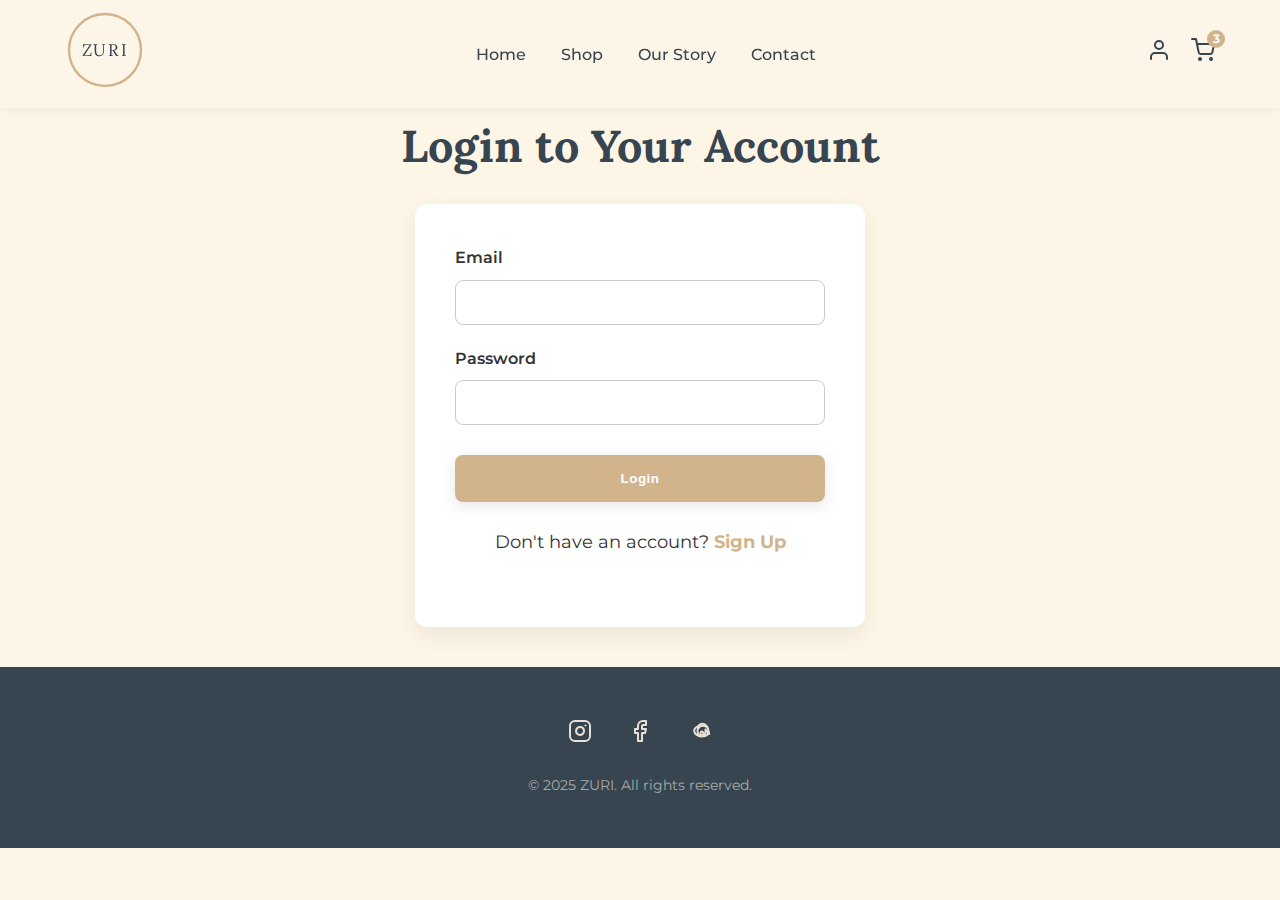
<file: Login.html>
<!DOCTYPE html>
<html lang="en">
<head>
    <meta charset="UTF-8">
    <meta name="viewport" content="width=device-width, initial-scale=1.0">
    <meta name="description" content="ZURI - Login to your account to access exclusive collections and manage your orders.">
    <meta name="keywords" content="login, ZURI fashion, account access, user authentication">
    <meta name="author" content="ZURI Fashion">
    <title>Login - ZURI Fashion</title>
     <link rel="icon" href="logo.svg" type="image/svg+xml">
    <link rel="icon" href="https://raw.githubusercontent.com/Okaozis/Zuri-Website-Recreation/main/img/logo.svg" type="image/svg+xml">
    <link href="https://fonts.googleapis.com/css2?family=Lora:wght@400;600&family=Montserrat:wght@400;500;700&display=swap" rel="stylesheet">
    <link rel="stylesheet" href="assets/css/style.css">
</head>
<body data-page="login">

    <!-- ======================= NAVIGATION ======================= -->
    <nav>
        <div class="nav-container container">
            <div class="logo">
                <svg xmlns="http://www.w3.org/2000/svg" viewBox="0 0 200 200" width="80" height="80">
                    <circle cx="100" cy="100" r="90" stroke="#D2B48C" stroke-width="6" fill="none"/>
                    <text x="100" y="115" text-anchor="middle" font-family="Lora, serif" font-size="42" fill="#36454F" letter-spacing="4">ZURI</text>
                </svg>
            </div>
            
            <ul class="nav-menu">
                <li><a href="index.html" class="nav-link">Home</a></li>
                <li><a href="shop.html" class="nav-link">Shop</a></li>
                <li><a href="our-story.html" class="nav-link">Our Story</a></li>
                <li><a href="contact.html" class="nav-link">Contact</a></li>
            </ul>
            
            <div class="nav-icons">
                 <a href="login.html" aria-label="Login">
                    <svg xmlns="http://www.w3.org/2000/svg" width="24" height="24" viewBox="0 0 24 24" fill="none" stroke="currentColor" stroke-width="2" stroke-linecap="round" stroke-linejoin="round"><path d="M20 21v-2a4 4 0 0 0-4-4H8a4 4 0 0 0-4 4v2"></path><circle cx="12" cy="7" r="4"></circle></svg>
                </a>
                <a href="cart.html" class="cart-icon" aria-label="Shopping Cart">
                    <svg xmlns="http://www.w3.org/2000/svg" width="24" height="24" viewBox="0 0 24 24" fill="none" stroke="currentColor" stroke-width="2" stroke-linecap="round" stroke-linejoin="round"><circle cx="9" cy="21" r="1"></circle><circle cx="20" cy="21" r="1"></circle><path d="M1 1h4l2.68 13.39a2 2 0 0 0 2 1.61h9.72a2 2 0 0 0 2-1.61L23 6H6"></path></svg>
                    <span class="cart-count">3</span>
                </a>
            </div>

            <button class="menu-toggle" aria-label="Toggle navigation" aria-expanded="false">
                <svg xmlns="http://www.w3.org/2000/svg" width="28" height="28" viewBox="0 0 24 24" fill="none" stroke="currentColor" stroke-width="2" stroke-linecap="round" stroke-linejoin="round"><line x1="3" y1="12" x2="21" y2="12"></line><line x1="3" y1="6" x2="21" y2="6"></line><line x1="3" y1="18" x2="21" y2="18"></line></svg>
            </button>
        </div>
    </nav>

    <!-- ======================= MAIN CONTENT ======================= -->
    <main>
        <div class="container">
            <h2>Login to Your Account</h2>
            <div class="auth-container">
                <form class="auth-form">
                    <div class="form-group">
                        <label for="email">Email</label>
                        <input type="email" id="email" required>
                    </div>
                    <div class="form-group">
                        <label for="password">Password</label>
                        <input type="password" id="password" required>
                    </div>
                    <button type="submit" class="cta-button">Login</button>
                </form>
                <div class="auth-switch">
                    <p>Don't have an account? <a href="signup.html">Sign Up</a></p>
                </div>
            </div>
        </div>
    </main>
    
    <!-- ======================= FOOTER ======================= -->
    <footer>
        <div class="social-links">
            <a href="#" aria-label="Instagram">
                <svg xmlns="http://www.w3.org/2000/svg" width="24" height="24" viewBox="0 0 24 24" fill="none" stroke="currentColor" stroke-width="2" stroke-linecap="round" stroke-linejoin="round"><rect x="2" y="2" width="20" height="20" rx="5" ry="5"></rect><path d="M16 11.37A4 4 0 1 1 12.63 8 4 4 0 0 1 16 11.37z"></path><line x1="17.5" y1="6.5" x2="17.51" y2="6.5"></line></svg>
            </a>
            <a href="#" aria-label="Facebook">
                <svg xmlns="http://www.w3.org/2000/svg" width="24" height="24" viewBox="0 0 24 24" fill="none" stroke="currentColor" stroke-width="2" stroke-linecap="round" stroke-linejoin="round"><path d="M18 2h-3a5 5 0 0 0-5 5v3H7v4h3v8h4v-8h3l1-4h-4V7a1 1 0 0 1 1-1h3z"></path></svg>
            </a>
            <a href="#" aria-label="Pinterest">
                <svg xmlns="http://www.w3.org/2000/svg" width="24" height="24" viewBox="0 0 24 24" fill="none" stroke="currentColor" stroke-width="2" stroke-linecap="round" stroke-linejoin="round"><path d="M21.2 15c-.2-1.2-.5-2.5-.8-3.8a6.3 6.3 0 0 0-1-2.4c-1-1.3-2.5-2-4-2-2.5 0-4.5 1-5.5 3-.5 1-.5 2.5-.2 4 .3 1.5 1.5 3 3 3 1 0 2-.5 2.5-1.5.5-1 .2-2-.5-2.5-.8-.5-1.5-.2-2 .5s-.5 1.5.2 2.5c.8 1 2 1.5 3 1.5s2.5-.5 3.5-1.5c1-1 1-2.5 1-4a7.8 7.8 0 0 0-1.5-4.5c-1-1.5-2.5-2.5-4.5-2.5s-3.5 1-4.5 2.5C6.3 9 6 10.5 6.2 12c.2 1.5 1 3 2.5 4s3 1.5 4.5 1.5c1.5 0 3-1 4-2.5.5-1.5.5-3 .2-4.5z"></path></svg>
            </a>
        </div>
        <p>&copy; 2025 ZURI. All rights reserved.</p>
    </footer>

    <!-- Go To Top Button -->
    <a href="#" class="go-to-top" aria-label="Return to the top of the page" title="Go to top">
        <svg xmlns="http://www.w3.org/2000/svg" width="24" height="24" viewBox="0 0 24 24" fill="none" stroke="currentColor" stroke-width="2" stroke-linecap="round" stroke-linejoin="round"><polyline points="18 15 12 9 6 15"></polyline></svg>
    </a>

    <!-- ======================= SCRIPT ======================= -->
    <script src="assets/js/main.js"></script>
</body>
</html>
</file>
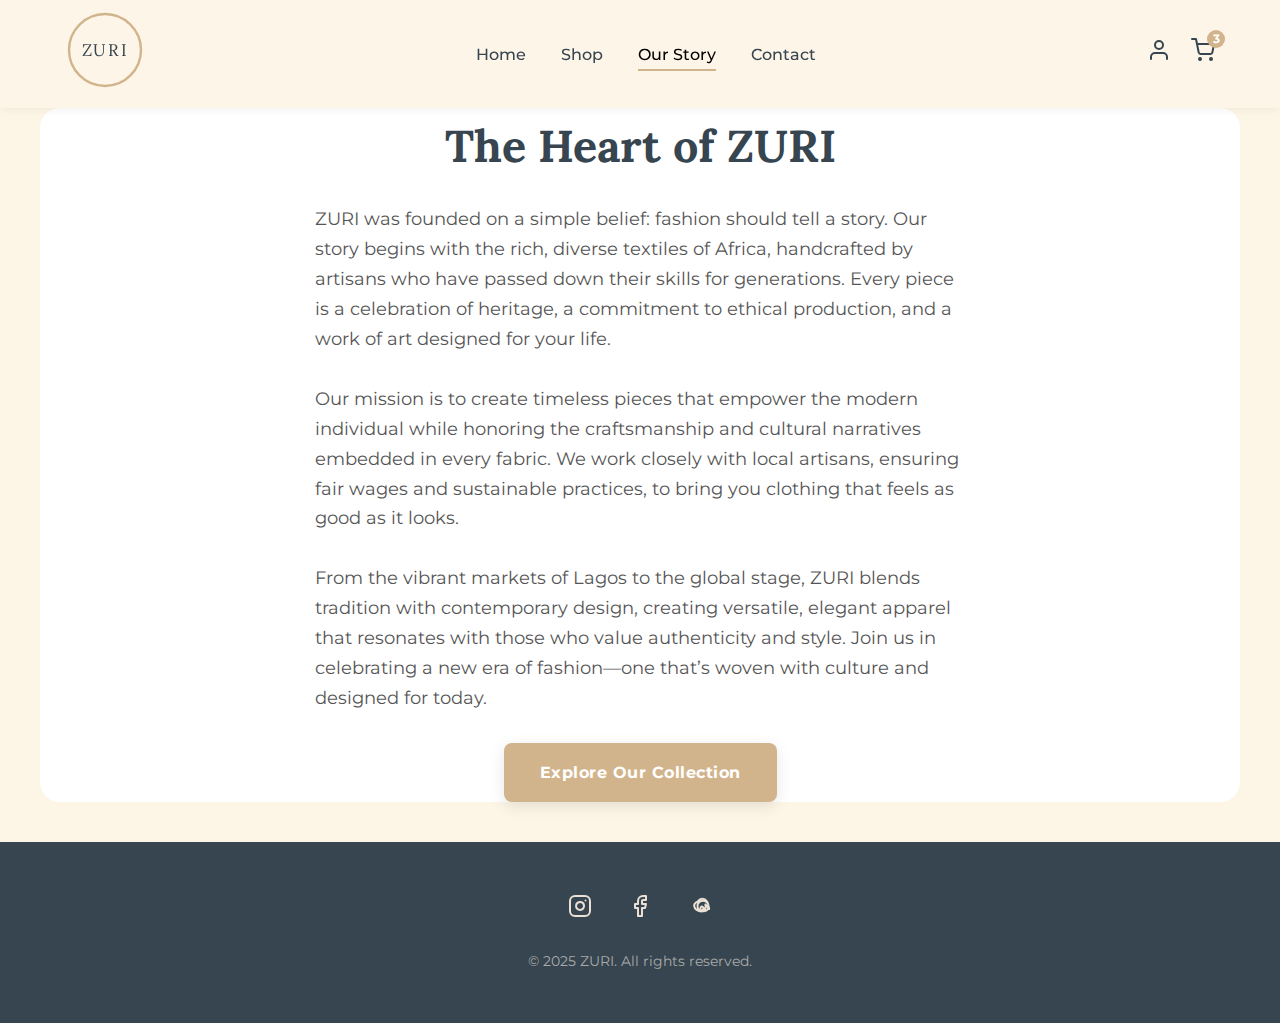
<file: our-story.html>
<!DOCTYPE html>
<html lang="en">
<head>
    <meta charset="UTF-8">
    <meta name="viewport" content="width=device-width, initial-scale=1.0">
    <meta name="description" content="ZURI - Learn about our story, blending African heritage with modern fashion. Ethically crafted, sustainable style.">
    <meta name="keywords" content="modern fashion, african print, ethical fashion, sustainable style, womenswear, ZURI">
    <meta name="author" content="ZURI Fashion">
    <title>ZURI - Our Story</title>
     <link rel="icon" href="logo.svg" type="image/svg+xml">
    <link rel="icon" href="assets/images/logo.svg" type="image/svg+xml">
    <link href="https://fonts.googleapis.com/css2?family=Lora:wght@400;600&family=Montserrat:wght@400;500;700&display=swap" rel="stylesheet">
    <link rel="stylesheet" href="assets/css/style.css">
</head>
<body data-page="our-story">
    
    <nav>
        <div class="nav-container container">
          <div class="logo">
                <svg xmlns="http://www.w3.org/2000/svg" viewBox="0 0 200 200" width="80" height="80">
                    <circle cx="100" cy="100" r="90" stroke="#D2B48C" stroke-width="6" fill="none"/>
                    <text x="100" y="115" text-anchor="middle" font-family="Lora, serif" font-size="42" fill="#36454F" letter-spacing="4">ZURI</text>
                </svg>
            </div>
            <ul class="nav-menu">
                <li><a href="index.html" class="nav-link">Home</a></li>
                <li><a href="shop.html" class="nav-link">Shop</a></li>
                <li><a href="our-story.html" class="nav-link">Our Story</a></li>
                <li><a href="contact.html" class="nav-link">Contact</a></li>
            </ul>
            <div class="nav-icons">
                <a href="login.html" aria-label="Login">
                    <svg xmlns="http://www.w3.org/2000/svg" width="24" height="24" viewBox="0 0 24 24" fill="none" stroke="currentColor" stroke-width="2" stroke-linecap="round" stroke-linejoin="round"><path d="M20 21v-2a4 4 0 0 0-4-4H8a4 4 0 0 0-4 4v2"></path><circle cx="12" cy="7" r="4"></circle></svg>
                </a>
                <a href="cart.html" class="cart-icon" aria-label="Shopping Cart">
                    <svg xmlns="http://www.w3.org/2000/svg" width="24" height="24" viewBox="0 0 24 24" fill="none" stroke="currentColor" stroke-width="2" stroke-linecap="round" stroke-linejoin="round"><circle cx="9" cy="21" r="1"></circle><circle cx="20" cy="21" r="1"></circle><path d="M1 1h4l2.68 13.39a2 2 0 0 0 2 1.61h9.72a2 2 0 0 0 2-1.61L23 6H6"></path></svg>
                    <span class="cart-count">3</span>
                </a>
            </div>
            <button class="menu-toggle" aria-label="Toggle navigation" aria-expanded="false">
                <svg xmlns="http://www.w3.org/2000/svg" width="28" height="28" viewBox="0 0 24 24" fill="none" stroke="currentColor" stroke-width="2" stroke-linecap="round" stroke-linejoin="round"><line x1="3" y1="12" x2="21" y2="12"></line><line x1="3" y1="6" x2="21" y2="6"></line><line x1="3" y1="18" x2="21" y2="18"></line></svg>
            </button>
        </div>
    </nav>


    <main>
        <section id="our-story" class="container">
            <h2>The Heart of ZURI</h2>
            <p>ZURI was founded on a simple belief: fashion should tell a story. Our story begins with the rich, diverse textiles of Africa, handcrafted by artisans who have passed down their skills for generations. Every piece is a celebration of heritage, a commitment to ethical production, and a work of art designed for your life.</p>
            <p>Our mission is to create timeless pieces that empower the modern individual while honoring the craftsmanship and cultural narratives embedded in every fabric. We work closely with local artisans, ensuring fair wages and sustainable practices, to bring you clothing that feels as good as it looks.</p>
            <p>From the vibrant markets of Lagos to the global stage, ZURI blends tradition with contemporary design, creating versatile, elegant apparel that resonates with those who value authenticity and style. Join us in celebrating a new era of fashion—one that’s woven with culture and designed for today.</p>
            <div class="text-center">
                <a href="shop.html" class="cta-button">Explore Our Collection</a>
            </div>
        </section>
    </main>

  
    <footer>
        <div class="social-links">
            <a href="#" aria-label="Instagram">
                <svg xmlns="http://www.w3.org/2000/svg" width="24" height="24" viewBox="0 0 24 24" fill="none" stroke="currentColor" stroke-width="2" stroke-linecap="round" stroke-linejoin="round"><rect x="2" y="2" width="20" height="20" rx="5" ry="5"></rect><path d="M16 11.37A4 4 0 1 1 12.63 8 4 4 0 0 1 16 11.37z"></path><line x1="17.5" y1="6.5" x2="17.51" y2="6.5"></line></svg>
            </a>
            <a href="#" aria-label="Facebook">
                <svg xmlns="http://www.w3.org/2000/svg" width="24" height="24" viewBox="0 0 24 24" fill="none" stroke="currentColor" stroke-width="2" stroke-linecap="round" stroke-linejoin="round"><path d="M18 2h-3a5 5 0 0 0-5 5v3H7v4h3v8h4v-8h3l1-4h-4V7a1 1 0 0 1 1-1h3z"></path></svg>
            </a>
            <a href="#" aria-label="Pinterest">
                <svg xmlns="http://www.w3.org/2000/svg" width="24" height="24" viewBox="0 0 24 24" fill="none" stroke="currentColor" stroke-width="2" stroke-linecap="round" stroke-linejoin="round"><path d="M21.2 15c-.2-1.2-.5-2.5-.8-3.8a6.3 6.3 0 0 0-1-2.4c-1-1.3-2.5-2-4-2-2.5 0-4.5 1-5.5 3-.5 1-.5 2.5-.2 4 .3 1.5 1.5 3 3 3 1 0 2-.5 2.5-1.5.5-1 .2-2-.5-2.5-.8-.5-1.5-.2-2 .5s-.5 1.5.2 2.5c.8 1 2 1.5 3 1.5s2.5-.5 3.5-1.5c1-1 1-2.5 1-4a7.8 7.8 0 0 0-1.5-4.5c-1-1.5-2.5-2.5-4.5-2.5s-3.5 1-4.5 2.5C6.3 9 6 10.5 6.2 12c.2 1.5 1 3 2.5 4s3 1.5 4.5 1.5c1.5 0 3-1 4-2.5.5-1.5.5-3 .2-4.5z"></path></svg>
            </a>
        </div>
        <p>© 2025 ZURI. All rights reserved.</p>
    </footer>

    <!-- Go to Top Button -->
    <a href="#" class="go-to-top" aria-label="Return to the top of the page" title="Go to top">
        <svg xmlns="http://www.w3.org/2000/svg" width="24" height="24" viewBox="0 0 24 24" fill="none" stroke="currentColor" stroke-width="2" stroke-linecap="round" stroke-linejoin="round"><polyline points="18 15 12 9 6 15"></polyline></svg>
    </a>

    <script src="assets/js/main.js"></script>
</body>
</html>
</file>
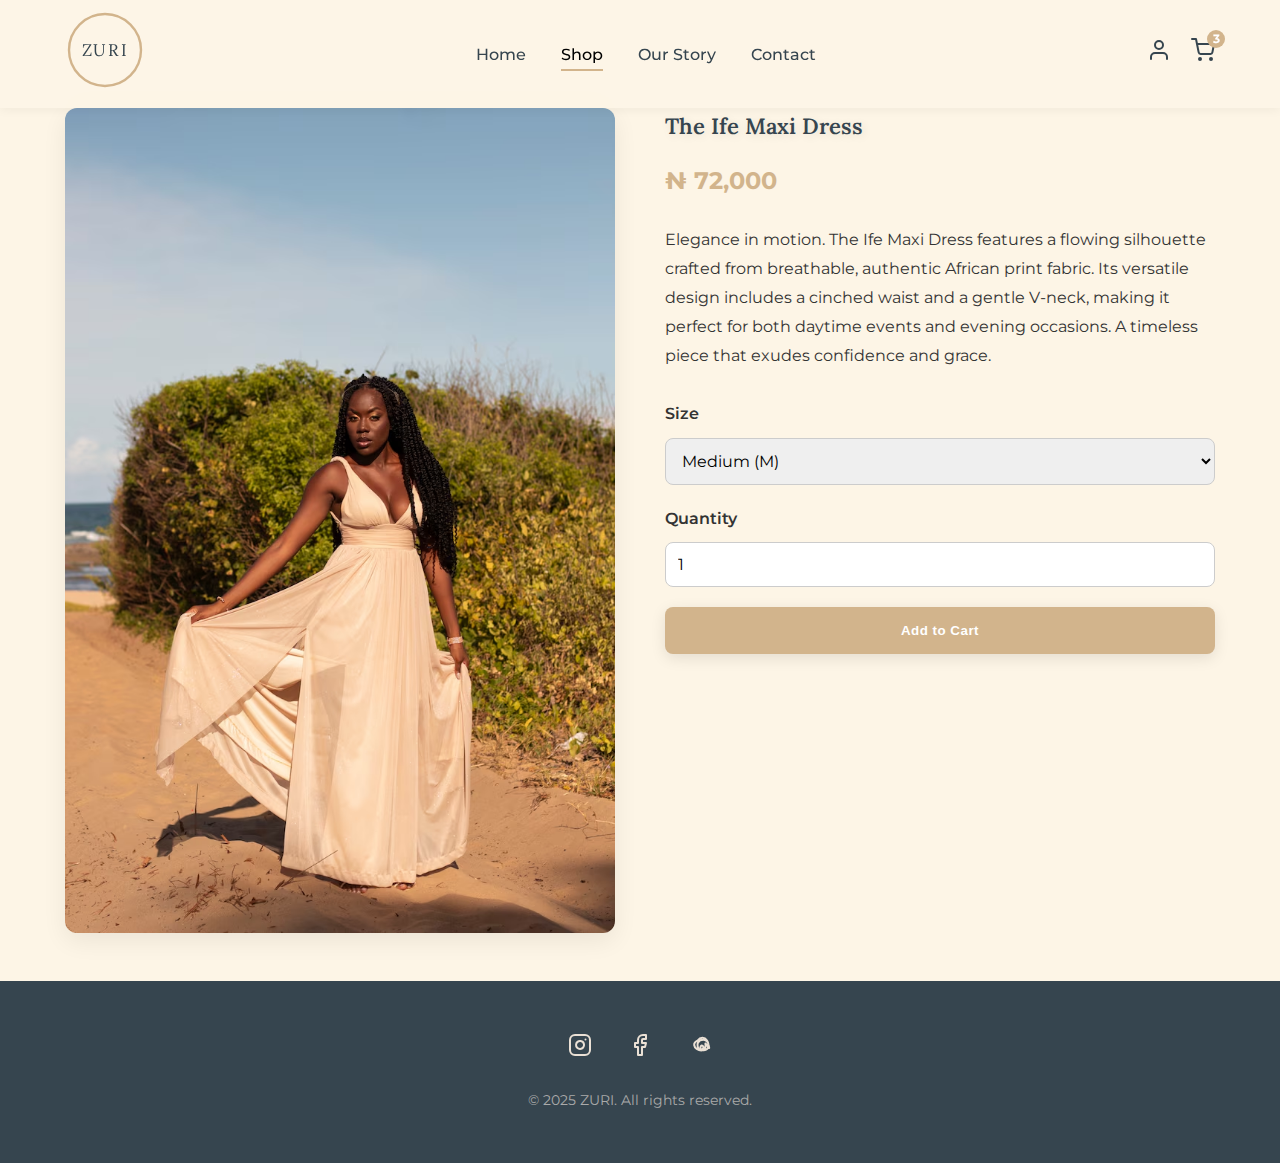
<file: product-detail.html>
<!DOCTYPE html>
<html lang="en">
<head>
    <meta charset="UTF-8">
    <meta name="viewport" content="width=device-width, initial-scale=1.0">
    <meta name="description" content="ZURI - The Ife Maxi Dress - Elegant African print maxi dress with flowing silhouette">
    <meta name="keywords" content="maxi dress, african print, elegant dress, ZURI fashion">
    <meta name="author" content="ZURI Fashion">
    <title>The Ife Maxi Dress - ZURI</title>
     <link rel="icon" href="logo.svg" type="image/svg+xml">
    <link rel="icon" href="https://raw.githubusercontent.com/Okaozis/Zuri-Website-Recreation/main/img/logo.svg" type="image/svg+xml">
    <link href="https://fonts.googleapis.com/css2?family=Lora:wght@400;600&family=Montserrat:wght@400;500;700&display=swap" rel="stylesheet">
    <link rel="stylesheet" href="assets/css/style.css">
</head>
<body data-page="shop">

   
    <nav>
        <div class="nav-container container">
            <div class="logo">
                <svg xmlns="http://www.w3.org/2000/svg" viewBox="0 0 200 200" width="80" height="80">
                    <circle cx="100" cy="100" r="90" stroke="#D2B48C" stroke-width="6" fill="none"/>
                    <text x="100" y="115" text-anchor="middle" font-family="Lora, serif" font-size="42" fill="#36454F" letter-spacing="4">ZURI</text>
                </svg>
            </div>
            <ul class="nav-menu">
                <li><a href="index.html" class="nav-link">Home</a></li>
                <li><a href="shop.html" class="nav-link">Shop</a></li>
                <li><a href="our-story.html" class="nav-link">Our Story</a></li>
                <li><a href="contact.html" class="nav-link">Contact</a></li>
            </ul>
            
            <div class="nav-icons">
                 <a href="login.html" aria-label="Login">
                    <svg xmlns="http://www.w3.org/2000/svg" width="24" height="24" viewBox="0 0 24 24" fill="none" stroke="currentColor" stroke-width="2" stroke-linecap="round" stroke-linejoin="round"><path d="M20 21v-2a4 4 0 0 0-4-4H8a4 4 0 0 0-4 4v2"></path><circle cx="12" cy="7" r="4"></circle></svg>
                </a>
                <a href="cart.html" class="cart-icon" aria-label="Shopping Cart">
                    <svg xmlns="http://www.w3.org/2000/svg" width="24" height="24" viewBox="0 0 24 24" fill="none" stroke="currentColor" stroke-width="2" stroke-linecap="round" stroke-linejoin="round"><circle cx="9" cy="21" r="1"></circle><circle cx="20" cy="21" r="1"></circle><path d="M1 1h4l2.68 13.39a2 2 0 0 0 2 1.61h9.72a2 2 0 0 0 2-1.61L23 6H6"></path></svg>
                    <span class="cart-count">3</span>
                </a>
            </div>

            <button class="menu-toggle" aria-label="Toggle navigation" aria-expanded="false">
                <svg xmlns="http://www.w3.org/2000/svg" width="28" height="28" viewBox="0 0 24 24" fill="none" stroke="currentColor" stroke-width="2" stroke-linecap="round" stroke-linejoin="round"><line x1="3" y1="12" x2="21" y2="12"></line><line x1="3" y1="6" x2="21" y2="6"></line><line x1="3" y1="18" x2="21" y2="18"></line></svg>
            </button>
        </div>
    </nav>

    
    <main>
        <div class="container">
            <div class="product-detail-layout">
                <div class="product-images">
                    <img src="assets/images/The Ife Maxi Dress.avif" alt="The Ife Maxi Dress">
                </div>
                <div class="product-detail-info">
                    <h1 class="product-title">The Ife Maxi Dress</h1>
                    <p class="product-price">₦ 72,000</p>
                    <p class="product-description">
                        Elegance in motion. The Ife Maxi Dress features a flowing silhouette crafted from breathable, authentic African print fabric. Its versatile design includes a cinched waist and a gentle V-neck, making it perfect for both daytime events and evening occasions. A timeless piece that exudes confidence and grace.
                    </p>
                    <form class="add-to-cart-form">
                        <div class="product-options">
                            <div class="form-group">
                                <label for="size">Size</label>
                                <select id="size" name="size">
                                    <option>Small (S)</option>
                                    <option selected>Medium (M)</option>
                                    <option>Large (L)</option>
                                    <option>Extra Large (XL)</option>
                                </select>
                            </div>
                            <div class="form-group">
                                <label for="quantity">Quantity</label>
                                <input type="number" id="quantity" name="quantity" value="1" min="1">
                            </div>
                        </div>
                        <button type="submit" class="cta-button">Add to Cart</button>
                    </form>
                </div>
            </div>
        </div>
    </main>
    
    
    <footer>
        <div class="social-links">
            <a href="#" aria-label="Instagram">
                <svg xmlns="http://www.w3.org/2000/svg" width="24" height="24" viewBox="0 0 24 24" fill="none" stroke="currentColor" stroke-width="2" stroke-linecap="round" stroke-linejoin="round"><rect x="2" y="2" width="20" height="20" rx="5" ry="5"></rect><path d="M16 11.37A4 4 0 1 1 12.63 8 4 4 0 0 1 16 11.37z"></path><line x1="17.5" y1="6.5" x2="17.51" y2="6.5"></line></svg>
            </a>
            <a href="#" aria-label="Facebook">
                <svg xmlns="http://www.w3.org/2000/svg" width="24" height="24" viewBox="0 0 24 24" fill="none" stroke="currentColor" stroke-width="2" stroke-linecap="round" stroke-linejoin="round"><path d="M18 2h-3a5 5 0 0 0-5 5v3H7v4h3v8h4v-8h3l1-4h-4V7a1 1 0 0 1 1-1h3z"></path></svg>
            </a>
            <a href="#" aria-label="Pinterest">
                <svg xmlns="http://www.w3.org/2000/svg" width="24" height="24" viewBox="0 0 24 24" fill="none" stroke="currentColor" stroke-width="2" stroke-linecap="round" stroke-linejoin="round"><path d="M21.2 15c-.2-1.2-.5-2.5-.8-3.8a6.3 6.3 0 0 0-1-2.4c-1-1.3-2.5-2-4-2-2.5 0-4.5 1-5.5 3-.5 1-.5 2.5-.2 4 .3 1.5 1.5 3 3 3 1 0 2-.5 2.5-1.5.5-1 .2-2-.5-2.5-.8-.5-1.5-.2-2 .5s-.5 1.5.2 2.5c.8 1 2 1.5 3 1.5s2.5-.5 3.5-1.5c1-1 1-2.5 1-4a7.8 7.8 0 0 0-1.5-4.5c-1-1.5-2.5-2.5-4.5-2.5s-3.5 1-4.5 2.5C6.3 9 6 10.5 6.2 12c.2 1.5 1 3 2.5 4s3 1.5 4.5 1.5c1.5 0 3-1 4-2.5.5-1.5.5-3 .2-4.5z"></path></svg>
            </a>
        </div>
        <p>&copy; 2025 ZURI. All rights reserved.</p>
    </footer>

    <!-- Go To Top Button -->
    <a href="#" class="go-to-top" aria-label="Return to the top of the page" title="Go to top">
        <svg xmlns="http://www.w3.org/2000/svg" width="24" height="24" viewBox="0 0 24 24" fill="none" stroke="currentColor" stroke-width="2" stroke-linecap="round" stroke-linejoin="round"><polyline points="18 15 12 9 6 15"></polyline></svg>
    </a>

 
    <script src="assets/js/main.js"></script>
</body>
</html>
</file>
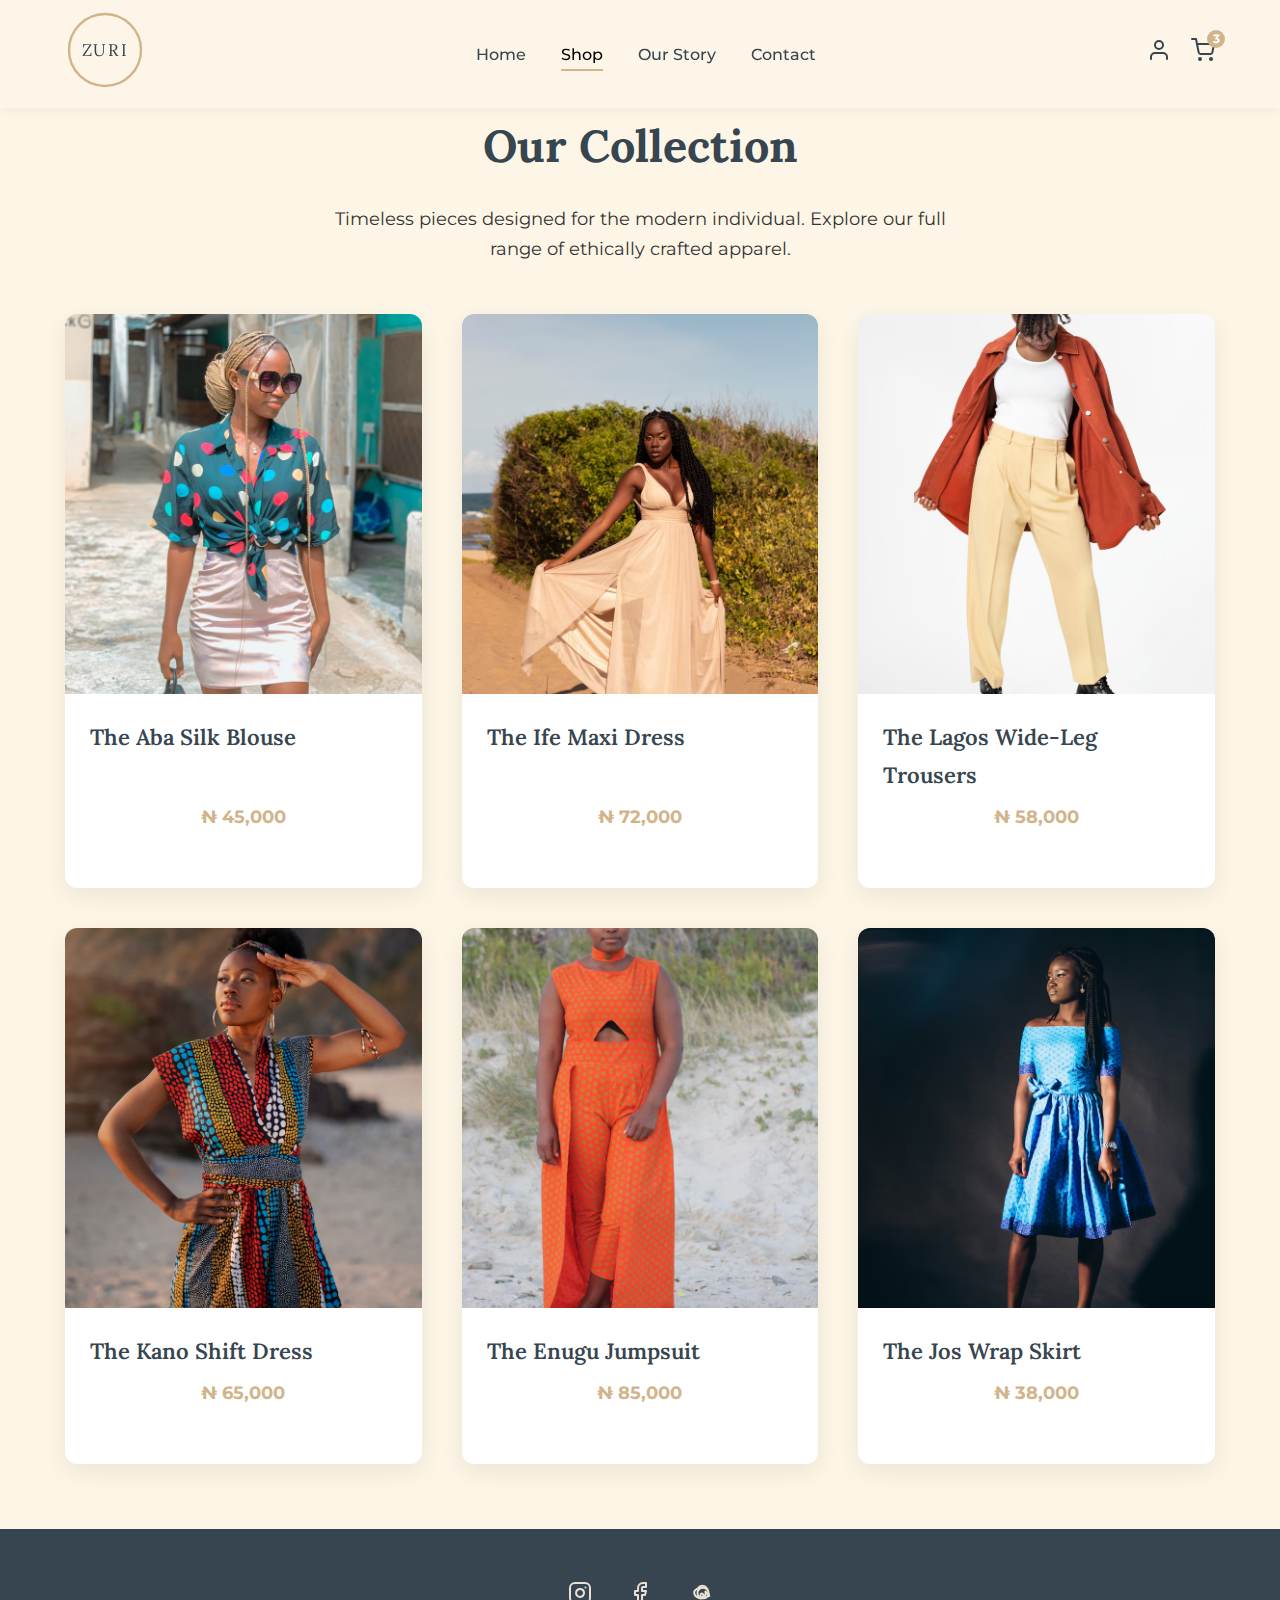
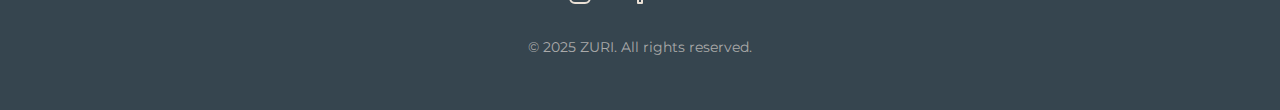
<file: shop.html>
<!DOCTYPE html>
<html lang="en">
<head>
    <meta charset="UTF-8">
    <meta name="viewport" content="width=device-width, initial-scale=1.0">
    <meta name="description" content="Shop ZURI's collection of modern African fashion - blending vibrant prints with contemporary silhouettes.">
    <meta name="keywords" content="shop, african fashion, modern style, ethical fashion, ZURI">
    <title>Shop - ZURI Fashion</title>
     <link rel="icon" href="logo.svg" type="image/svg+xml">
    <link rel="icon" href="https://raw.githubusercontent.com/Okaozis/Zuri-Website-Recreation/main/img/logo.svg" type="image/svg+xml">
    <link href="https://fonts.googleapis.com/css2?family=Lora:wght@400;600&family=Montserrat:wght@400;500;700&display=swap" rel="stylesheet">
    <link rel="stylesheet" href="assets/css/style.css">
</head>
<body data-page="shop">

    
    <nav>
        <div class="nav-container container">
            <div class="logo">
                <svg xmlns="http://www.w3.org/2000/svg" viewBox="0 0 200 200" width="80" height="80">
                    <circle cx="100" cy="100" r="90" stroke="#D2B48C" stroke-width="6" fill="none"/>
                    <text x="100" y="115" text-anchor="middle" font-family="Lora, serif" font-size="42" fill="#36454F" letter-spacing="4">ZURI</text>
                </svg>
            </div>
            
            <ul class="nav-menu">
                <li><a href="index.html" class="nav-link">Home</a></li>
                <li><a href="shop.html" class="nav-link">Shop</a></li>
                <li><a href="our-story.html" class="nav-link">Our Story</a></li>
                <li><a href="contact.html" class="nav-link">Contact</a></li>
            </ul>
            
            <div class="nav-icons">
                <a href="login.html" aria-label="Login">
                    <svg xmlns="http://www.w3.org/2000/svg" width="24" height="24" viewBox="0 0 24 24" fill="none" stroke="currentColor" stroke-width="2" stroke-linecap="round" stroke-linejoin="round"><path d="M20 21v-2a4 4 0 0 0-4-4H8a4 4 0 0 0-4 4v2"></path><circle cx="12" cy="7" r="4"></circle></svg>
                </a>
                <a href="cart.html" class="cart-icon" aria-label="Shopping Cart">
                    <svg xmlns="http://www.w3.org/2000/svg" width="24" height="24" viewBox="0 0 24 24" fill="none" stroke="currentColor" stroke-width="2" stroke-linecap="round" stroke-linejoin="round"><circle cx="9" cy="21" r="1"></circle><circle cx="20" cy="21" r="1"></circle><path d="M1 1h4l2.68 13.39a2 2 0 0 0 2 1.61h9.72a2 2 0 0 0 2-1.61L23 6H6"></path></svg>
                    <span class="cart-count">3</span>
                </a>
            </div>

            <button class="menu-toggle" aria-label="Toggle navigation" aria-expanded="false">
                <svg xmlns="http://www.w3.org/2000/svg" width="28" height="28" viewBox="0 0 24 24" fill="none" stroke="currentColor" stroke-width="2" stroke-linecap="round" stroke-linejoin="round"><line x1="3" y1="12" x2="21" y2="12"></line><line x1="3" y1="6" x2="21" y2="6"></line><line x1="3" y1="18" x2="21" y2="18"></line></svg>
            </button>
        </div>
    </nav>

   
    <main>
        <div class="container">
            <div class="shop-header">
                <h2>Our Collection</h2>
                <p>Timeless pieces designed for the modern individual. Explore our full range of ethically crafted apparel.</p>
            </div>
            
            <div class="product-grid">
                <!-- Product 1 -->
                <a href="product-detail.html" class="product-card">
                    <img src="assets/images/TheAbaSilkBlouse.avif" alt="The Aba Silk Blouse" >
                    <div class="product-info">
                        <h3 class="product-title">The Aba Silk Blouse</h3>
                        <p class="product-price">₦ 45,000</p>
                    </div>
                </a>
                <!-- Product 2 -->
                <a href="product-detail.html" class="product-card">
                    <img src="assets/images/The Ife Maxi Dress.avif" alt="The Ife Maxi Dress">
                    <div class="product-info">
                        <h3 class="product-title">The Ife Maxi Dress</h3>
                        <p class="product-price">₦ 72,000</p>
                    </div>
                </a>
                <!-- Product 3 -->
                <a href="product-detail.html" class="product-card">
                    <img src="assets/images/The Lagos Wide-Leg Trousers.avif" alt="The Lagos Wide-Leg Trousers" >
                    <div class="product-info">
                        <h3 class="product-title">The Lagos Wide-Leg Trousers</h3>
                        <p class="product-price">₦ 58,000</p>
                    </div>
                </a>
                <!-- Product 4 -->
                <a href="product-detail.html" class="product-card">
                    <img src="assets/images/The Kano Shift Dress.avif" alt="The Kano Shift Dress">
                    <div class="product-info">
                        <h3 class="product-title">The Kano Shift Dress</h3>
                        <p class="product-price">₦ 65,000</p>
                    </div>
                </a>
                <!-- Product 5 -->
                <a href="product-detail.html" class="product-card">
                    <img src="assets/images/The Enugu Jumpsuit.avif" alt="The Enugu Jumpsuit">
                    <div class="product-info">
                        <h3 class="product-title">The Enugu Jumpsuit</h3>
                        <p class="product-price">₦ 85,000</p>
                    </div>
                </a>
                <!-- Product 6 -->
                <a href="product-detail.html" class="product-card">
                    <img src="assets/images/The Jos Wrap Skirt.avif" alt="The Jos Wrap Skirt">
                    <div class="product-info">
                        <h3 class="product-title">The Jos Wrap Skirt</h3>
                        <p class="product-price">₦ 38,000</p>
                    </div>
                </a>
            </div>
        </div>
    </main>

    
    <footer>
        <div class="social-links">
            <a href="#" aria-label="Instagram">
                <svg xmlns="http://www.w3.org/2000/svg" width="24" height="24" viewBox="0 0 24 24" fill="none" stroke="currentColor" stroke-width="2" stroke-linecap="round" stroke-linejoin="round"><rect x="2" y="2" width="20" height="20" rx="5" ry="5"></rect><path d="M16 11.37A4 4 0 1 1 12.63 8 4 4 0 0 1 16 11.37z"></path><line x1="17.5" y1="6.5" x2="17.51" y2="6.5"></line></svg>
            </a>
            <a href="#" aria-label="Facebook">
                <svg xmlns="http://www.w3.org/2000/svg" width="24" height="24" viewBox="0 0 24 24" fill="none" stroke="currentColor" stroke-width="2" stroke-linecap="round" stroke-linejoin="round"><path d="M18 2h-3a5 5 0 0 0-5 5v3H7v4h3v8h4v-8h3l1-4h-4V7a1 1 0 0 1 1-1h3z"></path></svg>
            </a>
            <a href="#" aria-label="Pinterest">
                <svg xmlns="http://www.w3.org/2000/svg" width="24" height="24" viewBox="0 0 24 24" fill="none" stroke="currentColor" stroke-width="2" stroke-linecap="round" stroke-linejoin="round"><path d="M21.2 15c-.2-1.2-.5-2.5-.8-3.8a6.3 6.3 0 0 0-1-2.4c-1-1.3-2.5-2-4-2-2.5 0-4.5 1-5.5 3-.5 1-.5 2.5-.2 4 .3 1.5 1.5 3 3 3 1 0 2-.5 2.5-1.5.5-1 .2-2-.5-2.5-.8-.5-1.5-.2-2 .5s-.5 1.5.2 2.5c.8 1 2 1.5 3 1.5s2.5-.5 3.5-1.5c1-1 1-2.5 1-4a7.8 7.8 0 0 0-1.5-4.5c-1-1.5-2.5-2.5-4.5-2.5s-3.5 1-4.5 2.5C6.3 9 6 10.5 6.2 12c.2 1.5 1 3 2.5 4s3 1.5 4.5 1.5c1.5 0 3-1 4-2.5.5-1.5.5-3 .2-4.5z"></path></svg>
            </a>
        </div>
        <p>&copy; 2025 ZURI. All rights reserved.</p>
    </footer>

    <!-- Go To Top Button -->
    <a href="#" class="go-to-top" aria-label="Return to the top of the page" title="Go to top">
        <svg xmlns="http://www.w3.org/2000/svg" width="24" height="24" viewBox="0 0 24 24" fill="none" stroke="currentColor" stroke-width="2" stroke-linecap="round" stroke-linejoin="round"><polyline points="18 15 12 9 6 15"></polyline></svg>
    </a>

    <script src="assets/js/main.js"></script>
</body>
</html>
</file>
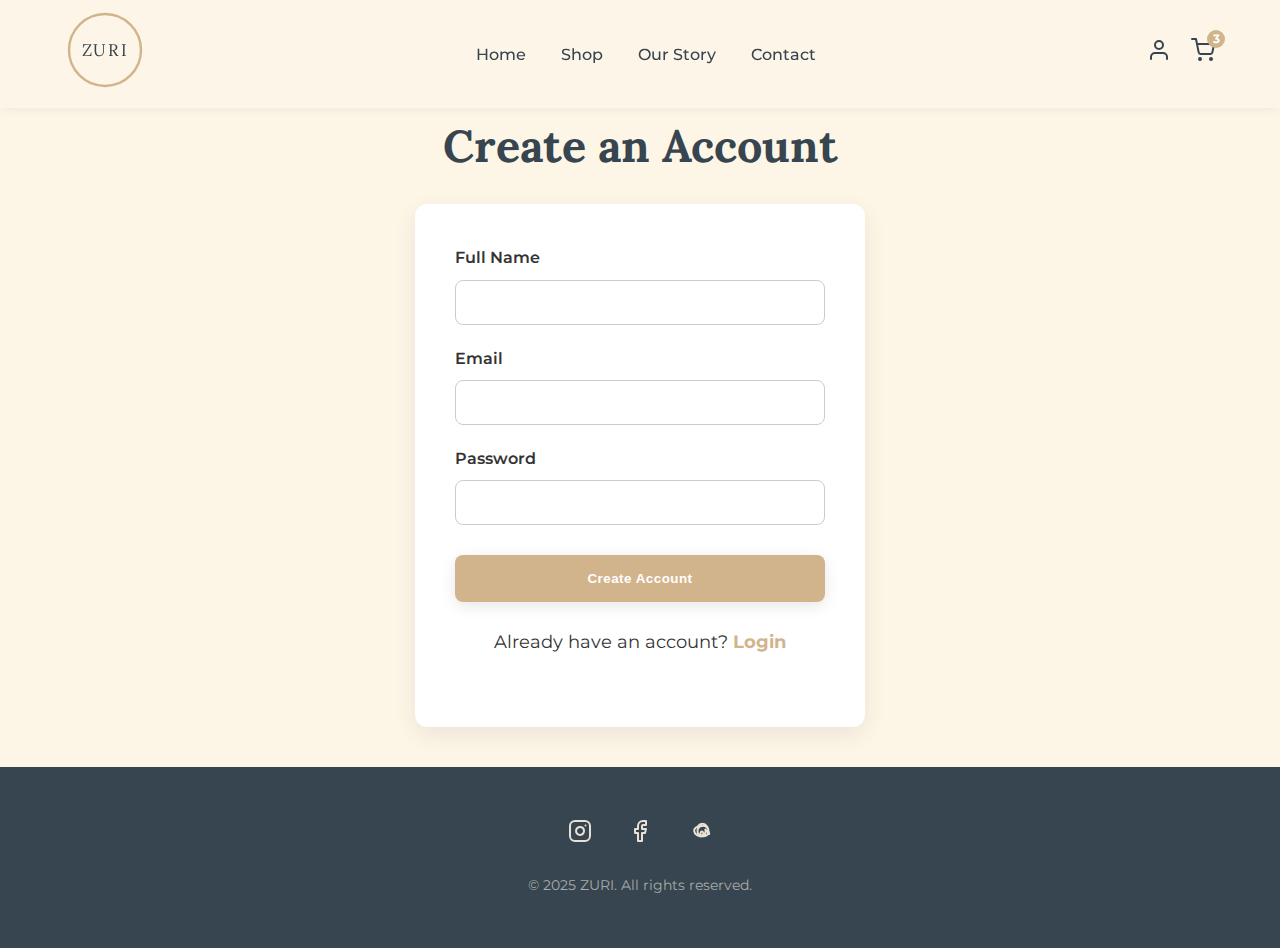
<file: signup.html>
<!DOCTYPE html>
<html lang="en">
<head>
    <meta charset="UTF-8">
    <meta name="viewport" content="width=device-width, initial-scale=1.0">
    <meta name="description" content="ZURI - Create an account to explore our modern fashion brand blending vibrant African prints with contemporary silhouettes.">
    <meta name="keywords" content="modern fashion, african print, ethical fashion, sustainable style, womenswear, ZURI">
    <meta name="author" content="ZURI Fashion">
     <link rel="icon" href="logo.svg" type="image/svg+xml">
    <title>ZURI - Create an Account</title>
    <link rel="icon" href="assets/images/logo.svg" type="image/svg+xml">
    <link href="https://fonts.googleapis.com/css2?family=Lora:wght@400;600&family=Montserrat:wght@400;500;700&display=swap" rel="stylesheet">
    <link rel="stylesheet" href="assets/css/style.css">
</head>
<body data-page="signup">
    
    <nav>
        <div class="nav-container container">
           <div class="logo">
                <svg xmlns="http://www.w3.org/2000/svg" viewBox="0 0 200 200" width="80" height="80">
                    <circle cx="100" cy="100" r="90" stroke="#D2B48C" stroke-width="6" fill="none"/>
                    <text x="100" y="115" text-anchor="middle" font-family="Lora, serif" font-size="42" fill="#36454F" letter-spacing="4">ZURI</text>
                </svg>
            </div>
            <ul class="nav-menu">
                <li><a href="index.html" class="nav-link">Home</a></li>
                <li><a href="shop.html" class="nav-link">Shop</a></li>
                <li><a href="our-story.html" class="nav-link">Our Story</a></li>
                <li><a href="contact.html" class="nav-link">Contact</a></li>
            </ul>
            <div class="nav-icons">
                <a href="login.html" aria-label="Login">
                    <svg xmlns="http://www.w3.org/2000/svg" width="24" height="24" viewBox="0 0 24 24" fill="none" stroke="currentColor" stroke-width="2" stroke-linecap="round" stroke-linejoin="round"><path d="M20 21v-2a4 4 0 0 0-4-4H8a4 4 0 0 0-4 4v2"></path><circle cx="12" cy="7" r="4"></circle></svg>
                </a>
                <a href="cart.html" class="cart-icon" aria-label="Shopping Cart">
                    <svg xmlns="http://www.w3.org/2000/svg" width="24" height="24" viewBox="0 0 24 24" fill="none" stroke="currentColor" stroke-width="2" stroke-linecap="round" stroke-linejoin="round"><circle cx="9" cy="21" r="1"></circle><circle cx="20" cy="21" r="1"></circle><path d="M1 1h4l2.68 13.39a2 2 0 0 0 2 1.61h9.72a2 2 0 0 0 2-1.61L23 6H6"></path></svg>
                    <span class="cart-count">3</span>
                </a>
            </div>
            <button class="menu-toggle" aria-label="Toggle navigation" aria-expanded="false">
                <svg xmlns="http://www.w3.org/2000/svg" width="28" height="28" viewBox="0 0 24 24" fill="none" stroke="currentColor" stroke-width="2" stroke-linecap="round" stroke-linejoin="round"><line x1="3" y1="12" x2="21" y2="12"></line><line x1="3" y1="6" x2="21" y2="6"></line><line x1="3" y1="18" x2="21" y2="18"></line></svg>
            </button>
        </div>
    </nav>

    
    <main>
        <div class="container">
            <h2>Create an Account</h2>
            <div class="auth-container">
                <form class="auth-form">
                    <div class="form-group">
                        <label for="name">Full Name</label>
                        <input type="text" id="name" required>
                    </div>
                    <div class="form-group">
                        <label for="email">Email</label>
                        <input type="email" id="email" required>
                    </div>
                    <div class="form-group">
                        <label for="password">Password</label>
                        <input type="password" id="password" required>
                    </div>
                    <button type="submit" class="cta-button">Create Account</button>
                </form>
                <div class="auth-switch">
                    <p>Already have an account? <a href="login.html">Login</a></p>
                </div>
            </div>
        </div>
    </main>

    
    <footer>
        <div class="social-links">
            <a href="#" aria-label="Instagram">
                <svg xmlns="http://www.w3.org/2000/svg" width="24" height="24" viewBox="0 0 24 24" fill="none" stroke="currentColor" stroke-width="2" stroke-linecap="round" stroke-linejoin="round"><rect x="2" y="2" width="20" height="20" rx="5" ry="5"></rect><path d="M16 11.37A4 4 0 1 1 12.63 8 4 4 0 0 1 16 11.37z"></path><line x1="17.5" y1="6.5" x2="17.51" y2="6.5"></line></svg>
            </a>
            <a href="#" aria-label="Facebook">
                <svg xmlns="http://www.w3.org/2000/svg" width="24" height="24" viewBox="0 0 24 24" fill="none" stroke="currentColor" stroke-width="2" stroke-linecap="round" stroke-linejoin="round"><path d="M18 2h-3a5 5 0 0 0-5 5v3H7v4h3v8h4v-8h3l1-4h-4V7a1 1 0 0 1 1-1h3z"></path></svg>
            </a>
            <a href="#" aria-label="Pinterest">
                <svg xmlns="http://www.w3.org/2000/svg" width="24" height="24" viewBox="0 0 24 24" fill="none" stroke="currentColor" stroke-width="2" stroke-linecap="round" stroke-linejoin="round"><path d="M21.2 15c-.2-1.2-.5-2.5-.8-3.8a6.3 6.3 0 0 0-1-2.4c-1-1.3-2.5-2-4-2-2.5 0-4.5 1-5.5 3-.5 1-.5 2.5-.2 4 .3 1.5 1.5 3 3 3 1 0 2-.5 2.5-1.5.5-1 .2-2-.5-2.5-.8-.5-1.5-.2-2 .5s-.5 1.5.2 2.5c.8 1 2 1.5 3 1.5s2.5-.5 3.5-1.5c1-1 1-2.5 1-4a7.8 7.8 0 0 0-1.5-4.5c-1-1.5-2.5-2.5-4.5-2.5s-3.5 1-4.5 2.5C6.3 9 6 10.5 6.2 12c.2 1.5 1 3 2.5 4s3 1.5 4.5 1.5c1.5 0 3-1 4-2.5.5-1.5.5-3 .2-4.5z"></path></svg>
            </a>
        </div>
        <p>© 2025 ZURI. All rights reserved.</p>
    </footer>

    <!-- Go to Top Button -->
    <a href="#" class="go-to-top" aria-label="Return to the top of the page" title="Go to top">
        <svg xmlns="http://www.w3.org/2000/svg" width="24" height="24" viewBox="0 0 24 24" fill="none" stroke="currentColor" stroke-width="2" stroke-linecap="round" stroke-linejoin="round"><polyline points="18 15 12 9 6 15"></polyline></svg>
    </a>

    <script src="assets/js/main.js"></script>
</body>
</html>
</file>
<file: assets/css/style.css>
:root {
    --primary-bg: #FDF5E6;
    --secondary-bg: #FFFFFF;
    --tertiary-bg: #EAE0D5;
    --dark-accent: #36454F;
    --brand-color: #D2B48C;
    --text-color: #333;
    --light-text: #EAE0D5;
    --font-serif: 'Lora', serif;
    --font-sans: 'Montserrat', sans-serif;
}

* {
    margin: 0;
    padding: 0;
    box-sizing: border-box;
}

html, body {
    scroll-behavior: smooth;
    font-family: var(--font-sans);
    line-height: 1.7;
    color: var(--text-color);
    background-color: var(--primary-bg);
}

@media (prefers-reduced-motion: reduce) {
    html, body {
        scroll-behavior: auto;
    }
}

html {
    scroll-padding-top: 88px;
}

main {
    padding: 0 0 40px 0;
}

.container {
    max-width: 1200px;
    margin: 0 auto;
    padding: 0 25px;
}

h1, h2, h3 {
    font-family: var(--font-serif);
    color: var(--dark-accent);
}

h1 {
    font-size: clamp(2.5rem, 6vw, 4rem);
    margin-bottom: 20px;
    font-weight: 600;
    text-shadow: 2px 2px 10px rgba(0,0,0,0.1);
}

h2 {
    font-size: clamp(2rem, 5vw, 2.8rem);
    text-align: center;
    margin-bottom: 20px;
}

h3 {
    font-size: clamp(1.2rem, 4vw, 1.5rem);
}

p {
    max-width: 650px;
    margin: 0 auto 30px auto;
    font-size: 1.1rem;
}

.text-center {
    text-align: center;
}

.cta-button {
    background-color: var(--brand-color);
    color: white;
    padding: 16px 36px;
    border-radius: 8px;
    text-decoration: none;
    transition: background-color 0.3s, transform 0.3s, box-shadow 0.3s;
    font-weight: 700;
    letter-spacing: 0.5px;
    display: inline-block;
    border: none;
    cursor: pointer;
    box-shadow: 0 4px 15px rgba(0,0,0,0.1);
}

.cta-button:hover {
    background-color: var(--dark-accent);
    transform: translateY(-4px);
    box-shadow: 0 6px 20px rgba(0,0,0,0.15);
}

/* Navigation */
nav {
    background-color: rgba(253, 245, 230, 0.85);
    backdrop-filter: blur(10px);
    -webkit-backdrop-filter: blur(10px);
    padding: 10px 0;
    position: sticky;
    top: 0;
    z-index: 1000;
    box-shadow: 0 2px 10px rgba(0, 0, 0, 0.05);
    transition: background-color 0.3s, box-shadow 0.3s;
}

nav.scrolled {
    box-shadow: 0 4px 15px rgba(0, 0, 0, 0.08);
}

.nav-container {
    display: flex;
    justify-content: space-between;
    align-items: center;
}

.logo a {
    font-family: var(--font-serif);
    font-size: 28px;
    font-weight: 600;
    color: var(--dark-accent);
    letter-spacing: 1px;
    text-decoration: none;
}

.nav-menu {
    list-style: none;
    display: flex;
    gap: 35px;
    align-items: center;
}

.nav-menu a {
    color: var(--dark-accent);
    text-decoration: none;
    font-size: 16px;
    padding-bottom: 5px;
    font-weight: 500;
    position: relative;
    transition: color 0.3s;
}

.nav-menu a::after {
    content: '';
    position: absolute;
    width: 0;
    height: 2px;
    bottom: -2px;
    left: 0;
    background-color: var(--brand-color);
    transition: width 0.3s ease-in-out;
}

.nav-menu a:hover::after, .nav-menu a.active::after {
    width: 100%;
}

.nav-menu a:hover, .nav-menu a.active {
    color: #000;
}

.nav-icons {
    display: flex;
    align-items: center;
    gap: 20px;
}

.nav-icons a {
    position: relative;
    color: var(--dark-accent);
}

.cart-icon .cart-count {
    position: absolute;
    top: -8px;
    right: -10px;
    background-color: var(--brand-color);
    color: white;
    border-radius: 50%;
    width: 18px;
    height: 18px;
    font-size: 12px;
    display: flex;
    justify-content: center;
    align-items: center;
    font-weight: bold;
}

.menu-toggle {
    display: none;
    background: none;
    border: none;
    font-size: 28px;
    cursor: pointer;
    color: var(--dark-accent);
}

/* Hero Section */
#home-hero {
    min-height: 90vh;
    display: flex;
    flex-direction: column;
    justify-content: center;
    align-items: center;
    text-align: center;
    background: url('https://img.freepik.com/free-photo/happy-good-looking-black-woman-wearing-grey-leather-coat-posing-beige-background-autumn-winter-fashion-concept_273443-127.jpg?ga=GA1.1.18293663.1749499198&semt=ais_hybrid&w=740') no-repeat center center/cover;
    color: white;
    position: relative;
    border-radius: 0 0 20px 20px;
    overflow: hidden;
    margin: 0 auto 40px auto;
    max-width: 1600px;
}

#home-hero::before {
    content: '';
    position: absolute;
    top: 0; left: 0; right: 0; bottom: 0;
    background: rgba(40, 40, 40, 0.4);
}

#home-hero > * {
    position: relative;
    z-index: 1;
}

#home-hero h1 {
    color: white;
}

#home-hero p {
    color: white;
}

/* Generic Section */
section {
    padding: 60px 0;
}

/* Product Grid */
.product-grid {
    display: grid;
    grid-template-columns: repeat(auto-fit, minmax(280px, 1fr));
    gap: 40px;
    margin-top: 50px;
    margin-bottom: 25px;
}

.product-card {
    background: var(--secondary-bg);
    border-radius: 12px;
    overflow: hidden;
    text-align: left;
    box-shadow: 0 8px 25px rgba(0,0,0,0.07);
    transition: transform 0.3s ease, box-shadow 0.3s ease;
    text-decoration: none;
    color: var(--text-color);
    display: flex;
    flex-direction: column;
}

.product-card:hover {
    transform: translateY(-10px);
    box-shadow: 0 12px 35px rgba(0,0,0,0.1);
}

.product-card img {
    width: 100%;
    height: 380px;
    object-fit: cover;
}

.product-info {
    padding: 25px;
    flex-grow: 1;
    display: flex;
    flex-direction: column;
}

.product-title {
    font-size: 22px;
    font-weight: 600;
    margin-bottom: 8px;
    color: var(--dark-accent);
    flex-grow: 1;
}

.product-price {
    font-size: 18px;
    color: var(--brand-color);
    font-weight: 700;
}

/* Our Story Section */
#our-story {
    background-color: var(--secondary-bg);
    border-radius: 20px;
}

#our-story p {
    color: #555;
}

/* Footer */
footer {
    background-color: var(--dark-accent);
    color: var(--light-text);
    text-align: center;
    padding: 50px 20px;
}

.social-links {
    margin-bottom: 20px;
}

.social-links a {
    color: var(--light-text);
    margin: 0 15px;
    font-size: 22px;
    text-decoration: none;
    transition: color 0.3s;
}

.social-links a:hover {
    color: var(--brand-color);
}

footer p {
    font-size: 14px;
    color: #aaa;
    margin-top: 20px;
    margin-bottom: 0;
}

/* Go to Top Button */
.go-to-top {
    position: fixed;
    bottom: 25px;
    right: 25px;
    background-color: var(--brand-color);
    color: white;
    padding: 12px;
    border-radius: 50%;
    text-decoration: none;
    opacity: 0;
    visibility: hidden;
    transition: opacity 0.3s, visibility 0.3s, transform 0.3s;
    z-index: 1000;
    transform: translateY(10px);
    display: flex;
    align-items: center;
    justify-content: center;
}

.go-to-top.show-button {
    opacity: 1;
    visibility: visible;
    transform: translateY(0);
}

.go-to-top:hover {
    background-color: var(--dark-accent);
    transform: translateY(-5px);
}

/* Shop Page Specific */
.shop-header {
    text-align: center;
    margin-bottom: 50px;
}

/* Product Detail Page */
.product-detail-layout {
    display: grid;
    grid-template-columns: 1fr;
    gap: 50px;
    align-items: start;
}

@media (min-width: 768px) {
    .product-detail-layout {
        grid-template-columns: 1fr 1fr;
    }
}

.product-images img {
    width: 100%;
    border-radius: 12px;
    box-shadow: 0 8px 25px rgba(0,0,0,0.07);
}

.product-detail-info .product-title {
    margin-bottom: 15px;
}

.product-detail-info .product-price {
    font-size: 24px;
    margin-bottom: 25px;
}

.product-detail-info .product-description {
    font-size: 16px;
    line-height: 1.8;
    margin-bottom: 30px;
}

.product-options .form-group {
    margin-bottom: 20px;
}

.product-options label {
    display: block;
    font-weight: 600;
    margin-bottom: 10px;
}

.product-options select, .product-options input {
    width: 100%;
    padding: 12px;
    border-radius: 8px;
    border: 1px solid #ccc;
    font-family: var(--font-sans);
    font-size: 16px;
}

.add-to-cart-form .cta-button {
    width: 100%;
}

/* Cart & Checkout Page */
.cart-container, .checkout-container {
    max-width: 900px;
    margin: auto;
    background: var(--secondary-bg);
    padding: 40px;
    border-radius: 12px;
    box-shadow: 0 8px 25px rgba(0,0,0,0.07);
}

.cart-item {
    display: grid;
    grid-template-columns: 100px 1fr auto auto;
    gap: 20px;
    align-items: center;
    margin-bottom: 20px;
    padding-bottom: 20px;
    border-bottom: 1px solid #eee;
}

.cart-item img {
    width: 100%;
    border-radius: 8px;
}

.cart-item-info h4 {
    font-family: var(--font-serif);
    margin-bottom: 5px;
}

.cart-item-quantity input {
    width: 60px;
    padding: 8px;
    text-align: center;
    border-radius: 8px;
    border: 1px solid #ccc;
}

.cart-item-remove button {
    background: none;
    border: none;
    color: var(--dark-accent);
    cursor: pointer;
    font-size: 24px;
}

.cart-summary {
    margin-top: 40px;
    text-align: right;
}

.cart-summary h3 {
    margin-bottom: 20px;
}

.cart-summary p {
    font-size: 18px;
    font-weight: bold;
    margin-bottom: 25px;
}

.empty-cart {
    text-align: center;
    padding: 50px;
}

/* Checkout Form */
.checkout-form .form-grid {
    display: grid;
    grid-template-columns: 1fr;
    gap: 20px;
}

@media (min-width: 768px) {
    .checkout-form .form-grid {
        grid-template-columns: 1fr 1fr;
    }
    .form-group.full-width {
        grid-column: 1 / -1;
    }
}

.checkout-form .form-group label {
    display: block;
    font-weight: 600;
    margin-bottom: 8px;
}

.checkout-form .form-group input {
    width: 100%;
    padding: 12px;
    border-radius: 8px;
    border: 1px solid #ccc;
}

.checkout-form .cta-button {
    width: 100%;
    margin-top: 20px;
}

/* Login/Signup/Contact Form */
.auth-container {
    max-width: 450px;
    margin: auto;
    background: var(--secondary-bg);
    padding: 40px;
    border-radius: 12px;
    box-shadow: 0 8px 25px rgba(0,0,0,0.07);
}

.auth-form .form-group {
    margin-bottom: 20px;
}

.auth-form label {
    display: block;
    font-weight: 600;
    margin-bottom: 8px;
}

.auth-form input,
.auth-form textarea {
    width: 100%;
    padding: 12px;
    border-radius: 8px;
    border: 1px solid #ccc;
    font-family: var(--font-sans);
    font-size: 16px;
}

.auth-form textarea {
    resize: vertical; /* Allows vertical resizing only */
}

.auth-form .cta-button {
    width: 100%;
    margin-top: 10px;
}

.auth-switch {
    text-align: center;
    margin-top: 25px;
}

.auth-switch a {
    color: var(--brand-color);
    font-weight: bold;
    text-decoration: none;
}

/* Responsive Design */
@media (max-width: 768px) {
    .nav-menu {
        display: none;
        flex-direction: column;
        position: absolute;
        top: 68px;
        left: 0;
        width: 100%;
        background-color: var(--primary-bg);
        padding: 20px;
        box-shadow: 0 5px 10px rgba(0, 0, 0, 0.1);
        gap: 15px;
        text-align: center;
    }

    .nav-menu.active {
        display: flex;
    }

    .menu-toggle {
        display: block;
    }

    .cart-item {
        grid-template-columns: 80px 1fr auto;
        grid-template-areas: 
            "img info remove"
            "img price quantity";
        align-items: center;
    }
    .cart-item img { grid-area: img; }
    .cart-item-info { grid-area: info; }
    .cart-item-price { grid-area: price; text-align: left; }
    .cart-item-quantity { grid-area: quantity; }
    .cart-item-remove { grid-area: remove; justify-self: end; }
}
</file>
